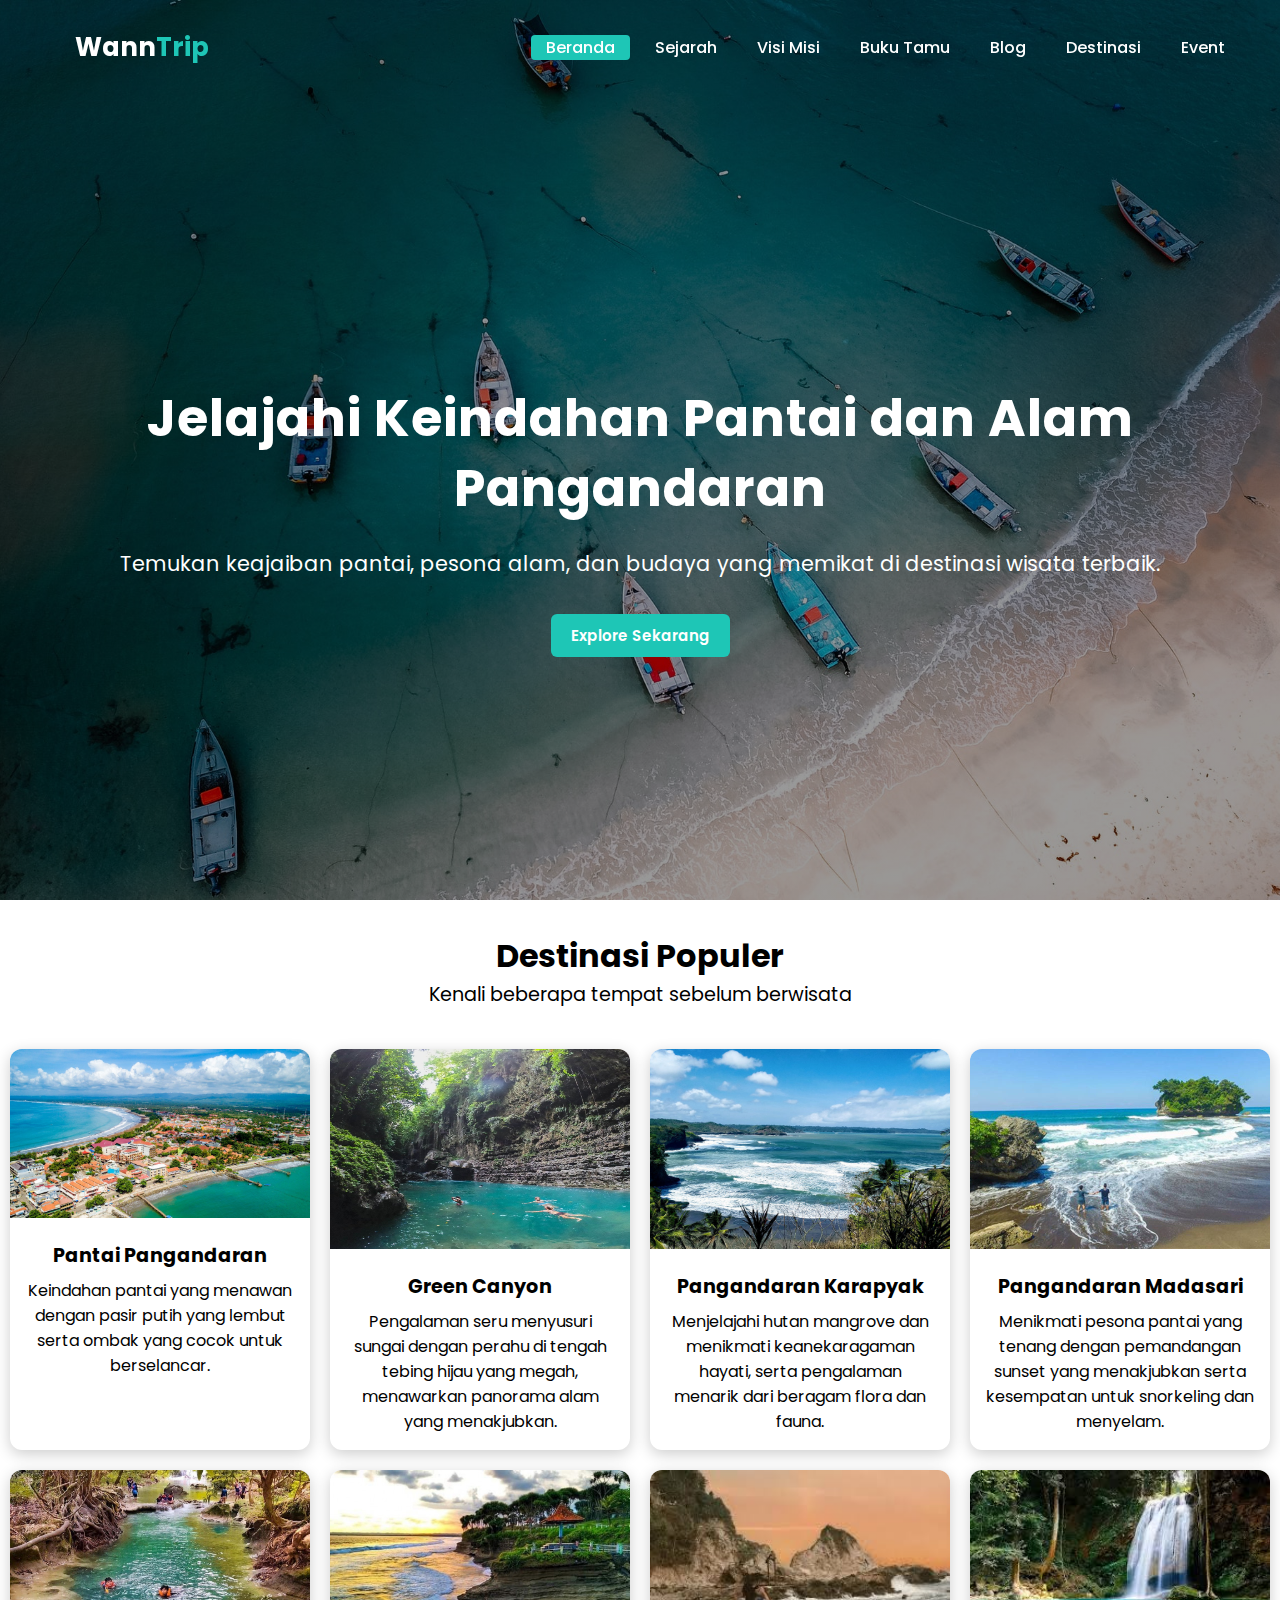
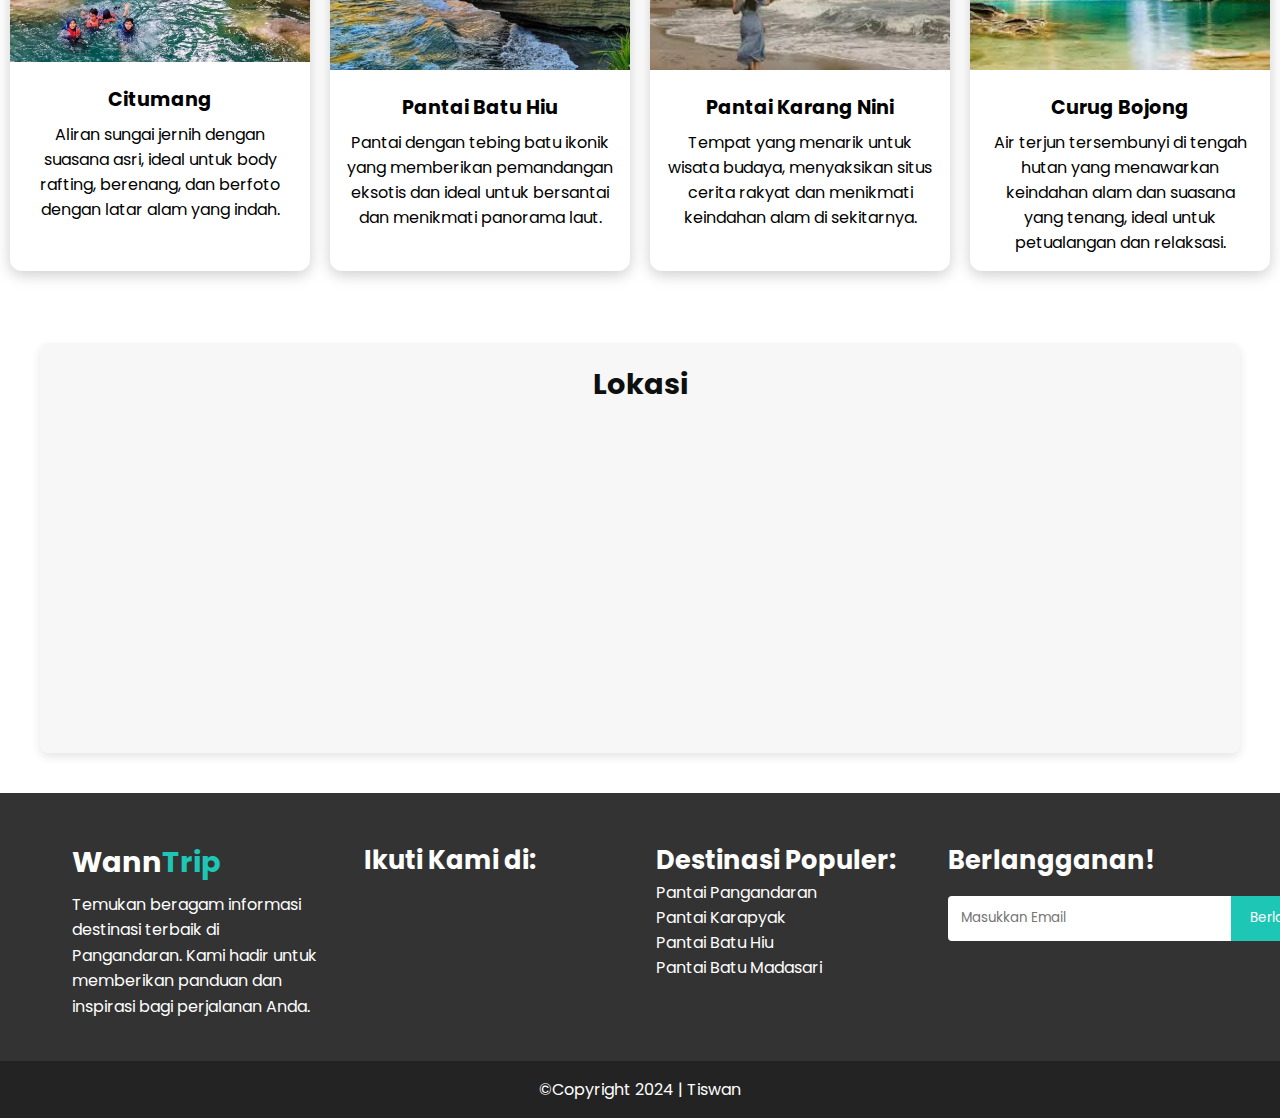
<file: index.html>
<!DOCTYPE html>
<html lang="en">
  <head>
    <meta charset="UTF-8" />
    <meta name="viewport" content="width=device-width, initial-scale=1.0" />
    <title>WannTrip - Beranda</title>
    <link rel="stylesheet" href="css/style.css" />

    <!-- Font -->
    <link rel="preconnect" href="https://fonts.googleapis.com" />
    <link rel="preconnect" href="https://fonts.gstatic.com" crossorigin />
    <link
      href="https://fonts.googleapis.com/css2?family=Poppins:ital,wght@0,100;0,200;0,300;0,400;0,500;0,600;0,700;0,800;0,900;1,100;1,200;1,300;1,400;1,500;1,600;1,700;1,800;1,900&display=swap"
      rel="stylesheet"
    />
    <!-- Font -->

    <!-- Icon -->
    <link
      rel="stylesheet"
      href="https://cdnjs.cloudflare.com/ajax/libs/font-awesome/5.15.3/css/all.min.css"
      integrity="sha512-iBBXm8fW90+nuLcSKlbmrPcLa0OT92xO1BIsZ+ywDWZCvqsWgccV3gFoRBv0z+8dLJgyAHIhR35VZc2oM/gI1w=="
      crossorigin="anonymous"
      referrerpolicy="no-referrer"
    />
  </head>
  <body>
    <!-- Navbar -->
    <nav class="nav-tiswan">
      <div class="container-tiswan">
        <div class="nav-logo-tiswan">
          <h2>
            <a href="#">Wann<span>Trip</span></a>
          </h2>
        </div>
        <button
          type="button"
          id="nav-show-btn-tiswan"
          class="nav-icon-show-tiswan"
        >
          <i class="fas fa-bars"></i>
        </button>
        <div class="nav-list-tiswan">
          <ul id="under-list-tiswan">
            <button type="button" id="nav-close-btn-tiswan">
              <i class="fas fa-times"></i>
            </button>

            <li class="active">
              <a class="nav-link-tiswan" href="">Beranda</a>
            </li>
            <li>
              <a class="nav-link-tiswan" href="sejarah.html">Sejarah</a>
            </li>
            <li>
              <a class="nav-link-tiswan" href="visi-misi.html">Visi Misi</a>
            </li>
            <li>
              <a class="nav-link-tiswan" href="buku-tamu.html">Buku Tamu</a>
            </li>
            <li>
              <a class="nav-link-tiswan" href="blog.html">Blog</a>
            </li>
            <li>
              <a class="nav-link-tiswan" href="destinasi.html">Destinasi</a>
            </li>

            <li>
              <a class="nav-link-tiswan" href="event.html">Event</a>
            </li>
          </ul>
        </div>
      </div>
    </nav>
    <!-- Navbar -->

    <!-- Header -->

    <header id="header-beranda-tiswan">
      <div class="container-tiswan">
        <h1>Jelajahi Keindahan Pantai dan Alam Pangandaran</h1>
        <p>
          Temukan keajaiban pantai, pesona alam, dan budaya yang memikat di
          destinasi wisata terbaik.
        </p>
        <button class="btn-header-tiswan">
          <a href="destinasi.html">Explore Sekarang</a>
        </button>
      </div>
    </header>

    <!-- Akhir Header -->

    <!-- Destinasi Populer -->

    <section id="destinasi-populer-tiswan">
      <h2 style="font-size: 32px">Destinasi Populer</h2>
      <p style="font-size: 1.2rem; margin-bottom: 20px">
        Kenali beberapa tempat sebelum berwisata
      </p>
      <div class="destinasi-container-tiswan">
        <div class="destinasi-item-tiswan">
          <img src="img/populer1.jpg" alt="Destinasi 1" />
          <h3>Pantai Pangandaran</h3>
          <p>
            Keindahan pantai yang menawan dengan pasir putih yang lembut serta
            ombak yang cocok untuk berselancar.
          </p>
        </div>
        <div class="destinasi-item-tiswan">
          <img src="img/populer2.jpg" alt="Destinasi 2" />
          <h3>Green Canyon</h3>
          <p>
            Pengalaman seru menyusuri sungai dengan perahu di tengah tebing
            hijau yang megah, menawarkan panorama alam yang menakjubkan.
          </p>
        </div>
        <div class="destinasi-item-tiswan">
          <img src="img/populer3.jpg" alt="Destinasi 3" />
          <h3>Pangandaran Karapyak</h3>
          <p>
            Menjelajahi hutan mangrove dan menikmati keanekaragaman hayati,
            serta pengalaman menarik dari beragam flora dan fauna.
          </p>
        </div>
        <div class="destinasi-item-tiswan">
          <img src="img/populer4.jpg" alt="Destinasi 4" />
          <h3>Pangandaran Madasari</h3>
          <p>
            Menikmati pesona pantai yang tenang dengan pemandangan sunset yang
            menakjubkan serta kesempatan untuk snorkeling dan menyelam.
          </p>
        </div>

        <div class="destinasi-item-tiswan">
          <img src="img/populer5.jpg" alt="Destinasi 5" />
          <h3>Citumang</h3>
          <p>
            Aliran sungai jernih dengan suasana asri, ideal untuk body rafting,
            berenang, dan berfoto dengan latar alam yang indah.
          </p>
        </div>
        <div class="destinasi-item-tiswan">
          <img src="img/populer6.jpg" alt="Destinasi 6" />
          <h3>Pantai Batu Hiu</h3>
          <p>
            Pantai dengan tebing batu ikonik yang memberikan pemandangan eksotis
            dan ideal untuk bersantai dan menikmati panorama laut.
          </p>
        </div>
        <div class="destinasi-item-tiswan">
          <img src="img/populer7.jpg" alt="Destinasi 7" />
          <h3>Pantai Karang Nini</h3>
          <p>
            Tempat yang menarik untuk wisata budaya, menyaksikan situs cerita
            rakyat dan menikmati keindahan alam di sekitarnya.
          </p>
        </div>

        <div class="destinasi-item-tiswan">
          <img src="img/populer8.jpg" alt="Destinasi 8" />
          <h3>Curug Bojong</h3>
          <p>
            Air terjun tersembunyi di tengah hutan yang menawarkan keindahan
            alam dan suasana yang tenang, ideal untuk petualangan dan relaksasi.
          </p>
        </div>
      </div>
    </section>

    <!-- Destinasi Populer -->

    <!-- Lokasi -->
    <section id="lokasi-kontak-tiswan" class="container-tiswan">
      <h2>Lokasi</h2>
      <iframe
        src="https://www.google.com/maps/embed?pb=!1m18!1m12!1m3!1d63355.20935633983!2d108.65334759277578!3d-7.6694034999999995!2m3!1f0!2f0!3f0!3m2!1i1024!2i768!4f13.1!3m3!1m2!1s0x2e6592709aaf3a6d%3A0xef995e6ff8e1d0d!2sPangandaran%2C%20West%20Java%2C%20Indonesia!5e0!3m2!1sen!2sid!4v1618291234567!5m2!1sen!2sid"
        width="100%"
        height="300"
        style="border: 0"
        allowfullscreen=""
        loading="lazy"
      ></iframe>
    </section>
    <!-- Lokasi -->

    <!-- Footer -->
    <footer class="py-4-tiswan">
      <div class="container-tiswan footer-row-tiswan">
        <div class="footer-item-tiswan">
          <a href="index.html" class="site-brand-tiswan">
            Wann<span>Trip</span>
          </a>
          <p class="text-tiswan">
            Temukan beragam informasi destinasi terbaik di Pangandaran. Kami
            hadir untuk memberikan panduan dan inspirasi bagi perjalanan Anda.
          </p>
        </div>

        <div class="footer-item-tiswan" id="social-media-tiswan">
          <h2>Ikuti Kami di:</h2>
          <ul class="social-links-tiswan">
            <li>
              <a href="#">
                <i class="fab fa-facebook-f"></i>
              </a>
            </li>
            <li>
              <a href="#">
                <i class="fab fa-instagram"></i>
              </a>
            </li>
            <li>
              <a href="#">
                <i class="fab fa-twitter"></i>
              </a>
            </li>
            <li>
              <a href="#">
                <i class="fab fa-pinterest"></i>
              </a>
            </li>
            <li>
              <a href="#">
                <i class="fab fa-google-plus"></i>
              </a>
            </li>
          </ul>
        </div>

        <div class="footer-item-tiswan">
          <h2>Destinasi Populer:</h2>
          <ul>
            <li><a href="#">Pantai Pangandaran</a></li>
            <li><a href="#">Pantai Karapyak</a></li>
            <li><a href="#">Pantai Batu Hiu</a></li>
            <li><a href="#">Pantai Batu Madasari</a></li>
          </ul>
        </div>

        <div class="subscribe-form-tiswan footer-item-tiswan">
          <h2>Berlangganan!</h2>
          <form class="flex-tiswan">
            <input
              type="email"
              placeholder="Masukkan Email"
              class="form-control-tiswan"
            />
            <input type="submit" class="btn-tiswan" value="Berlangganan" />
          </form>
        </div>
      </div>
      <div class="copyright-tiswan">
        <p>&copyCopyright 2024 | Tiswan</p>
      </div>
    </footer>

    <!-- Footer -->

    <script src="js/script.js"></script>
  </body>
</html>
</file>
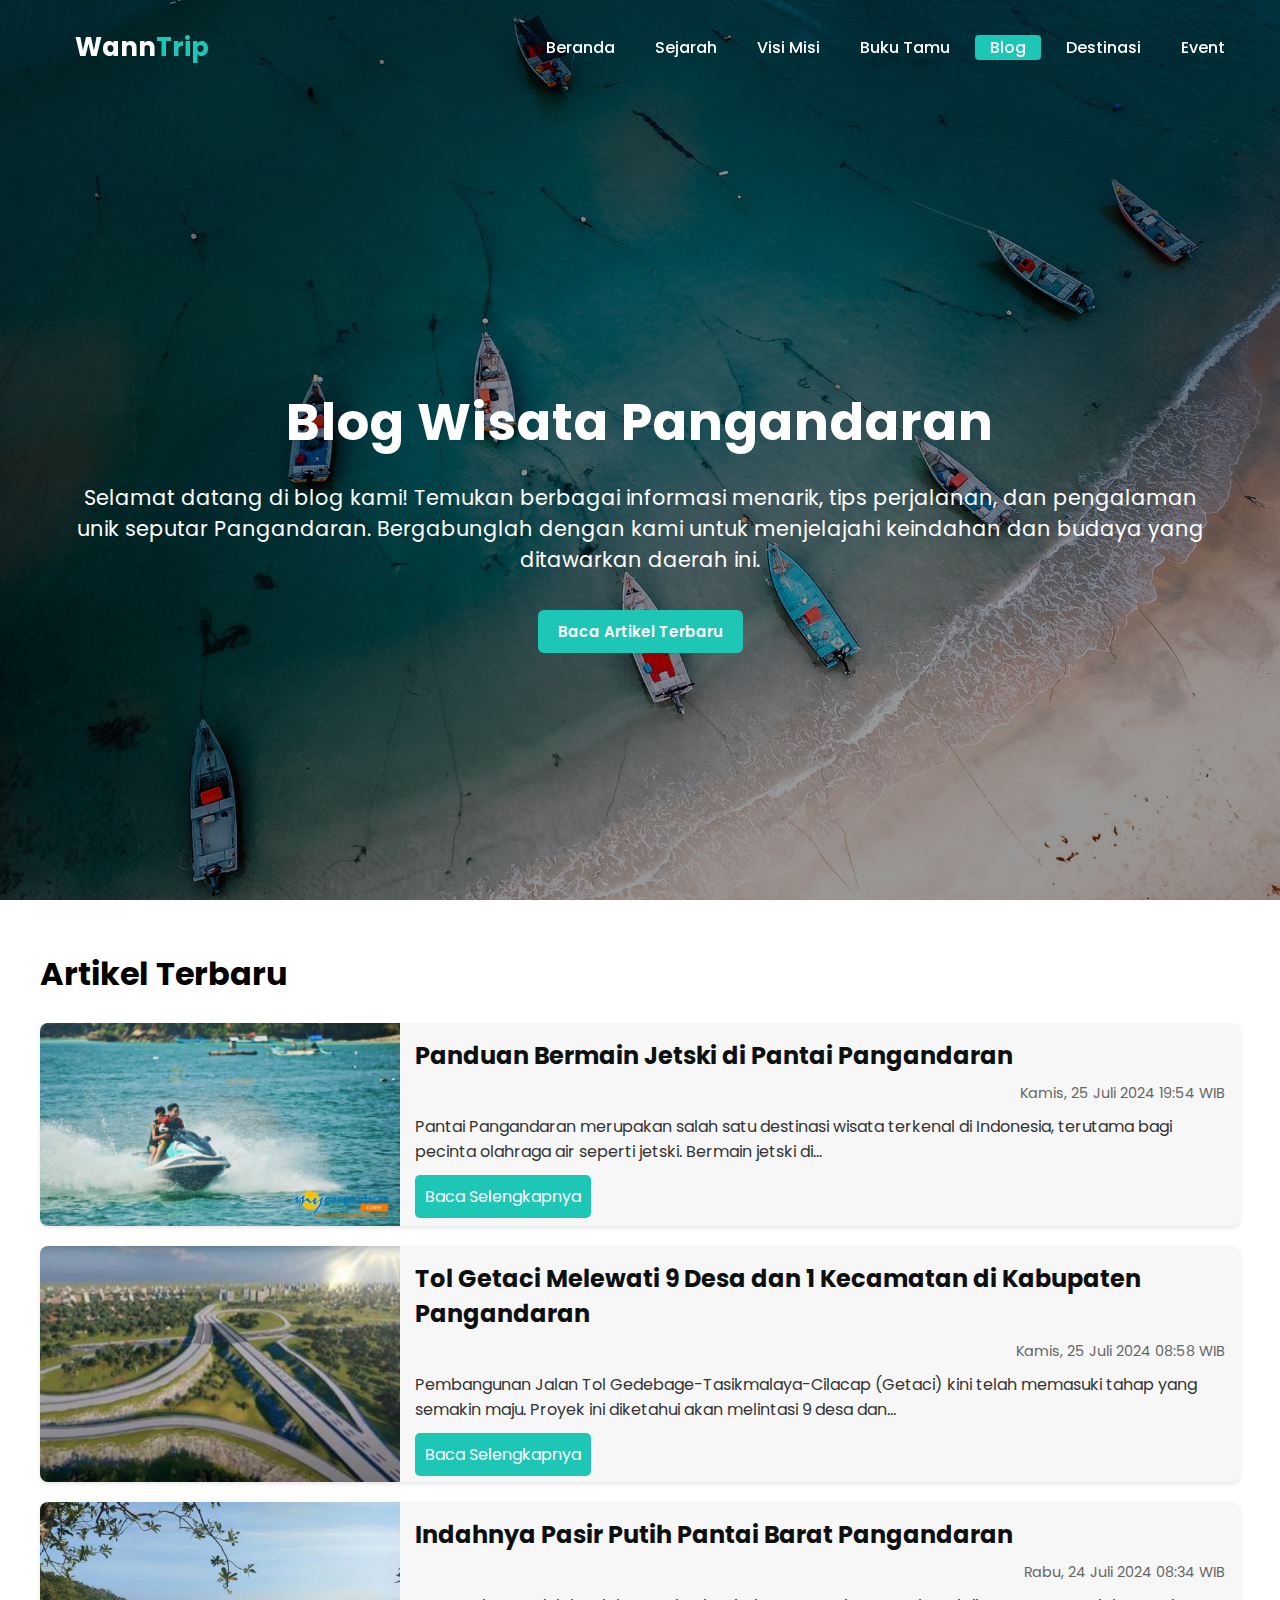
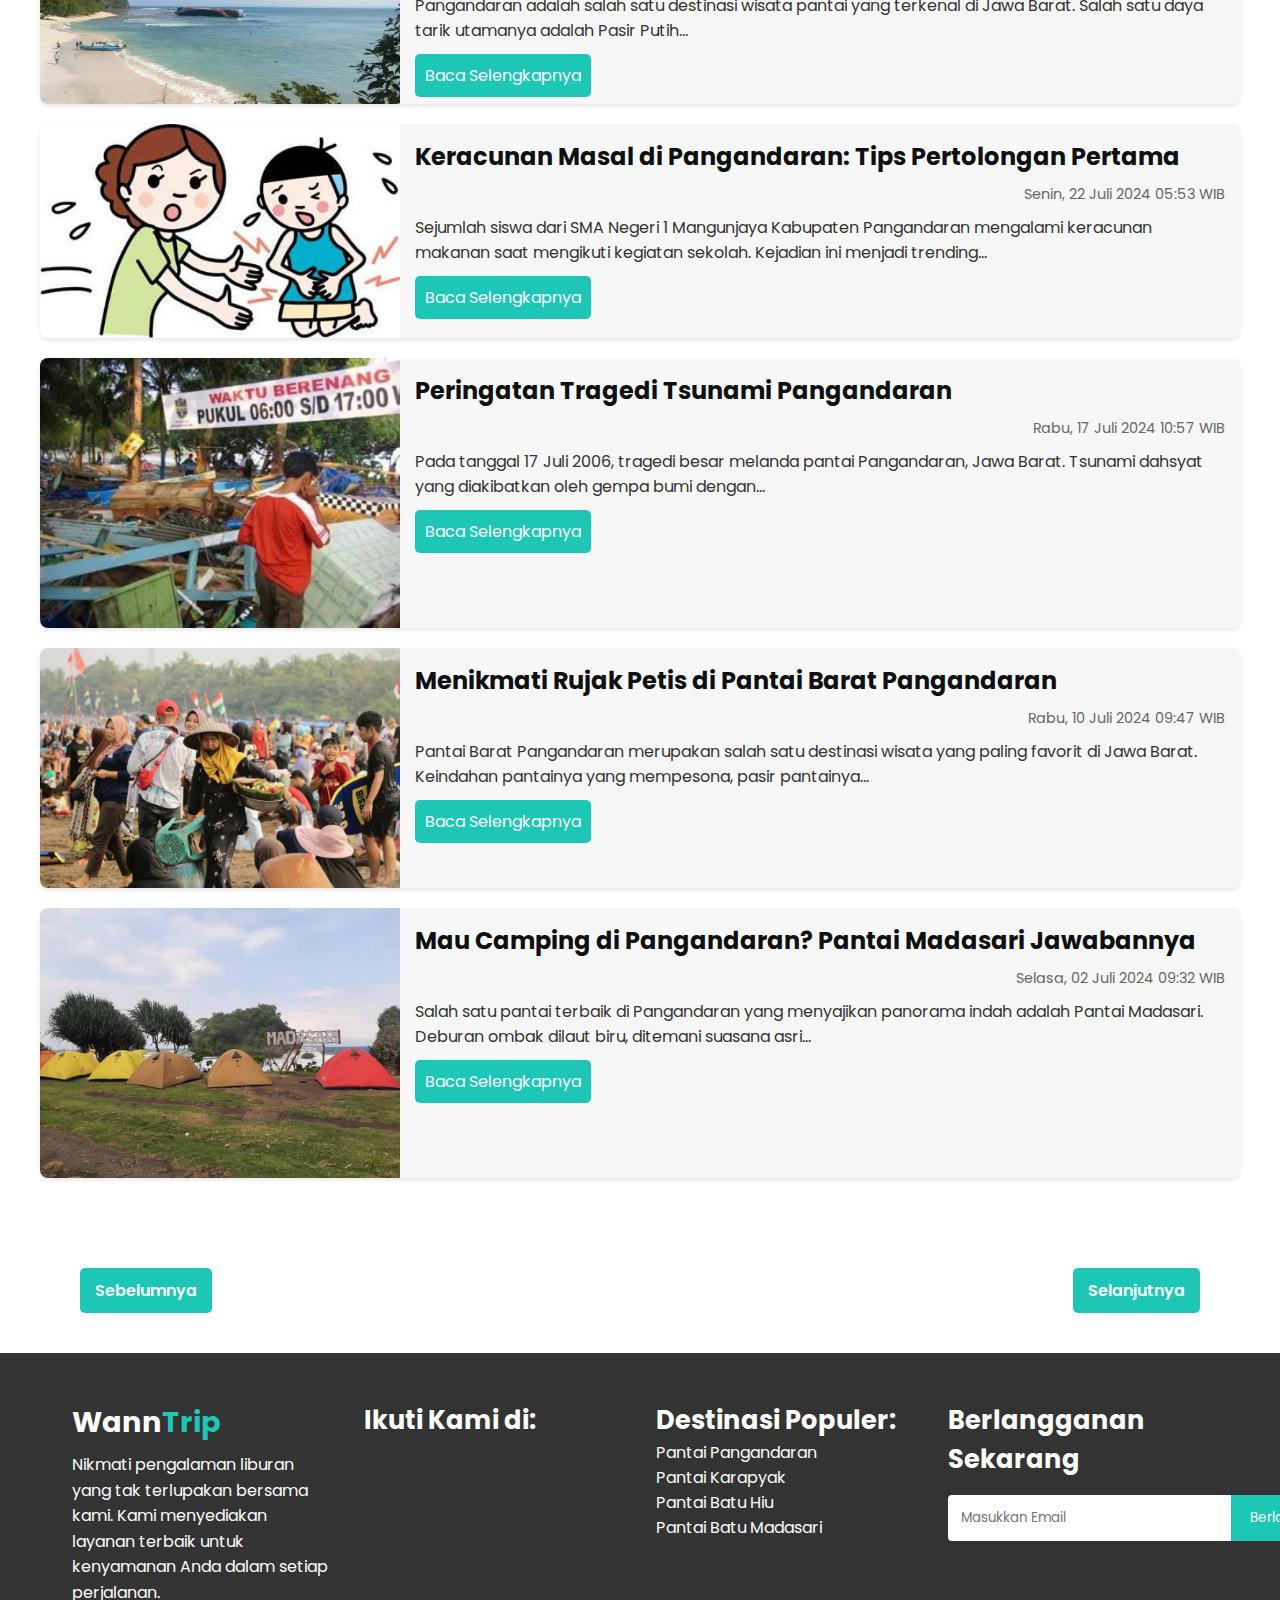
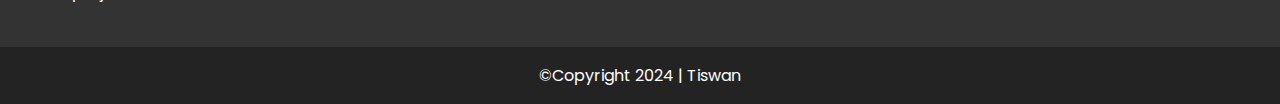
<file: blog.html>
<!DOCTYPE html>
<html lang="en">
  <head>
    <meta charset="UTF-8" />
    <meta name="viewport" content="width=device-width, initial-scale=1.0" />
    <title>WannTrip - Blog</title>
    <link rel="stylesheet" href="css/style.css" />

    <!-- Font -->
    <link rel="preconnect" href="https://fonts.googleapis.com" />
    <link rel="preconnect" href="https://fonts.gstatic.com" crossorigin />
    <link
      href="https://fonts.googleapis.com/css2?family=Poppins:ital,wght@0,100;0,200;0,300;0,400;0,500;0,600;0,700;0,800;0,900;1,100;1,200;1,300;1,400;1,500;1,600;1,700;1,800;1,900&display=swap"
      rel="stylesheet"
    />
    <!-- Font -->

    <!-- Icon -->
    <link
      rel="stylesheet"
      href="https://cdnjs.cloudflare.com/ajax/libs/font-awesome/5.15.3/css/all.min.css"
      integrity="sha512-iBBXm8fW90+nuLcSKlbmrPcLa0OT92xO1BIsZ+ywDWZCvqsWgccV3gFoRBv0z+8dLJgyAHIhR35VZc2oM/gI1w=="
      crossorigin="anonymous"
      referrerpolicy="no-referrer"
    />
  </head>
  <body>
    <!-- Navbar -->
    <nav class="nav-tiswan">
      <div class="container-tiswan">
        <div class="nav-logo-tiswan">
          <h2>
            <a href="index.html">Wann<span>Trip</span></a>
          </h2>
        </div>
        <button
          type="button"
          id="nav-show-btn-tiswan"
          class="nav-icon-show-tiswan"
        >
          <i class="fas fa-bars"></i>
        </button>
        <div class="nav-list-tiswan">
          <ul id="under-list-tiswan">
            <button type="button" id="nav-close-btn-tiswan">
              <i class="fas fa-times"></i>
            </button>

            <li>
              <a class="nav-link-tiswan" href="index.html">Beranda</a>
            </li>
            <li>
              <a class="nav-link-tiswan" href="sejarah.html">Sejarah</a>
            </li>
            <li>
              <a class="nav-link-tiswan" href="visi-misi.html">Visi Misi</a>
            </li>
            <li>
              <a class="nav-link-tiswan" href="buku-tamu.html">Buku Tamu</a>
            </li>
            <li class="active">
              <a class="nav-link-tiswan" href="">Blog</a>
            </li>
            <li>
              <a class="nav-link-tiswan" href="destinasi.html">Destinasi</a>
            </li>

            <li>
              <a class="nav-link-tiswan" href="event.html">Event</a>
            </li>
          </ul>
        </div>
      </div>
    </nav>
    <!-- Navbar -->

    <!-- Header -->

    <header id="blog-tiswan">
      <div class="container-tiswan">
        <h1>Blog Wisata Pangandaran</h1>
        <p>
          Selamat datang di blog kami! Temukan berbagai informasi menarik, tips
          perjalanan, dan pengalaman unik seputar Pangandaran. Bergabunglah
          dengan kami untuk menjelajahi keindahan dan budaya yang ditawarkan
          daerah ini.
        </p>
        <button class="btn-header-tiswan">
          <a href="#artikel-terbaru-tiswan">Baca Artikel Terbaru</a>
        </button>
      </div>
    </header>

    <!-- Header -->

    <!-- Artikel Terbaru -->
    <section id="artikel-terbaru-tiswan" class="container-tiswan">
      <h2>Artikel Terbaru</h2>

      <div class="artikel-item-tiswan">
        <img
          src="img/blog-1.jpg"
          alt="Panduan Bermain Jetski"
          class="artikel-image-tiswan"
        />
        <div class="artikel-content-tiswan">
          <h3>Panduan Bermain Jetski di Pantai Pangandaran</h3>
          <span class="tanggal-tiswan">Kamis, 25 Juli 2024 19:54 WIB</span>
          <p>
            Pantai Pangandaran merupakan salah satu destinasi wisata terkenal di
            Indonesia, terutama bagi pecinta olahraga air seperti jetski.
            Bermain jetski di...
          </p>
          <a href="#" class="btn-read-more-tiswan">Baca Selengkapnya</a>
        </div>
      </div>

      <div class="artikel-item-tiswan">
        <img
          src="img/blog-2.jpg"
          alt="Tol Getaci"
          class="artikel-image-tiswan"
        />
        <div class="artikel-content-tiswan">
          <h3>
            Tol Getaci Melewati 9 Desa dan 1 Kecamatan di Kabupaten Pangandaran
          </h3>
          <span class="tanggal-tiswan">Kamis, 25 Juli 2024 08:58 WIB</span>
          <p>
            Pembangunan Jalan Tol Gedebage-Tasikmalaya-Cilacap (Getaci) kini
            telah memasuki tahap yang semakin maju. Proyek ini diketahui akan
            melintasi 9 desa dan...
          </p>
          <a href="#" class="btn-read-more-tiswan">Baca Selengkapnya</a>
        </div>
      </div>

      <div class="artikel-item-tiswan">
        <img
          src="img/blog-3.jpg"
          alt="Pasir Putih Pantai Barat"
          class="artikel-image-tiswan"
        />
        <div class="artikel-content-tiswan">
          <h3>Indahnya Pasir Putih Pantai Barat Pangandaran</h3>
          <span class="tanggal-tiswan">Rabu, 24 Juli 2024 08:34 WIB</span>
          <p>
            Pangandaran adalah salah satu destinasi wisata pantai yang terkenal
            di Jawa Barat. Salah satu daya tarik utamanya adalah Pasir Putih...
          </p>
          <a href="#" class="btn-read-more-tiswan">Baca Selengkapnya</a>
        </div>
      </div>

      <div class="artikel-item-tiswan">
        <img
          src="img/blog-4.jpg"
          alt="Keracunan Masal"
          class="artikel-image-tiswan"
        />
        <div class="artikel-content-tiswan">
          <h3>Keracunan Masal di Pangandaran: Tips Pertolongan Pertama</h3>
          <span class="tanggal-tiswan">Senin, 22 Juli 2024 05:53 WIB</span>
          <p>
            Sejumlah siswa dari SMA Negeri 1 Mangunjaya Kabupaten Pangandaran
            mengalami keracunan makanan saat mengikuti kegiatan sekolah.
            Kejadian ini menjadi trending...
          </p>
          <a href="#" class="btn-read-more-tiswan">Baca Selengkapnya</a>
        </div>
      </div>

      <div class="artikel-item-tiswan">
        <img
          src="img/blog-5.jpg"
          alt="Peringatan Tragedi Tsunami"
          class="artikel-image-tiswan"
        />
        <div class="artikel-content-tiswan">
          <h3>Peringatan Tragedi Tsunami Pangandaran</h3>
          <span class="tanggal-tiswan">Rabu, 17 Juli 2024 10:57 WIB</span>
          <p>
            Pada tanggal 17 Juli 2006, tragedi besar melanda pantai Pangandaran,
            Jawa Barat. Tsunami dahsyat yang diakibatkan oleh gempa bumi
            dengan...
          </p>
          <a href="#" class="btn-read-more-tiswan">Baca Selengkapnya</a>
        </div>
      </div>

      <div class="artikel-item-tiswan">
        <img
          src="img/blog-6.jpg"
          alt="Menikmati Rujak Petis"
          class="artikel-image-tiswan"
        />
        <div class="artikel-content-tiswan">
          <h3>Menikmati Rujak Petis di Pantai Barat Pangandaran</h3>
          <span class="tanggal-tiswan">Rabu, 10 Juli 2024 09:47 WIB</span>
          <p>
            Pantai Barat Pangandaran merupakan salah satu destinasi wisata yang
            paling favorit di Jawa Barat. Keindahan pantainya yang mempesona,
            pasir pantainya...
          </p>
          <a href="#" class="btn-read-more-tiswan">Baca Selengkapnya</a>
        </div>
      </div>

      <div class="artikel-item-tiswan">
        <img
          src="img/blog-7.jpg"
          alt="Mau Camping di Pangandaran?"
          class="artikel-image-tiswan"
        />
        <div class="artikel-content-tiswan">
          <h3>Mau Camping di Pangandaran? Pantai Madasari Jawabannya</h3>
          <span class="tanggal-tiswan">Selasa, 02 Juli 2024 09:32 WIB</span>
          <p>
            Salah satu pantai terbaik di Pangandaran yang menyajikan panorama
            indah adalah Pantai Madasari. Deburan ombak dilaut biru, ditemani
            suasana asri...
          </p>
          <a href="#" class="btn-read-more-tiswan">Baca Selengkapnya</a>
        </div>
      </div>
    </section>

    <div class="pagination-tiswan">
      <a href="" class="prev-tiswan"
        ><i class="fas fa-chevron-left"></i> Sebelumnya</a
      >
      <a href="" class="next-tiswan"
        >Selanjutnya <i class="fas fa-chevron-right"></i
      ></a>
    </div>

    <!-- Artiker Terbaru -->

    <!-- Footer -->
    <footer class="py-4-tiswan">
      <div class="container-tiswan footer-row-tiswan">
        <div class="footer-item-tiswan">
          <a href="index.html" class="site-brand-tiswan">
            Wann<span>Trip</span>
          </a>
          <p class="text-tiswan">
            Nikmati pengalaman liburan yang tak terlupakan bersama kami. Kami
            menyediakan layanan terbaik untuk kenyamanan Anda dalam setiap
            perjalanan.
          </p>
        </div>

        <div class="footer-item-tiswan" id="social-media-tiswan">
          <h2>Ikuti Kami di:</h2>
          <ul class="social-links-tiswan">
            <li>
              <a href="#">
                <i class="fab fa-facebook-f"></i>
              </a>
            </li>
            <li>
              <a href="#">
                <i class="fab fa-instagram"></i>
              </a>
            </li>
            <li>
              <a href="#">
                <i class="fab fa-twitter"></i>
              </a>
            </li>
            <li>
              <a href="#">
                <i class="fab fa-pinterest"></i>
              </a>
            </li>
            <li>
              <a href="#">
                <i class="fab fa-google-plus"></i>
              </a>
            </li>
          </ul>
        </div>

        <div class="footer-item-tiswan">
          <h2>Destinasi Populer:</h2>
          <ul>
            <li><a href="#">Pantai Pangandaran</a></li>
            <li><a href="#">Pantai Karapyak</a></li>
            <li><a href="#">Pantai Batu Hiu</a></li>
            <li><a href="#">Pantai Batu Madasari</a></li>
          </ul>
        </div>

        <div class="subscribe-form-tiswan footer-item-tiswan">
          <h2>Berlangganan Sekarang</h2>
          <form class="flex-tiswan">
            <input
              type="email"
              placeholder="Masukkan Email"
              class="form-control-tiswan"
            />
            <input type="submit" class="btn-tiswan" value="Berlangganan" />
          </form>
        </div>
      </div>
      <div class="copyright-tiswan">
        <p>&copyCopyright 2024 | Tiswan</p>
      </div>
    </footer>

    <!-- Footer -->

    <script src="js/script.js"></script>
  </body>
</html>
</file>
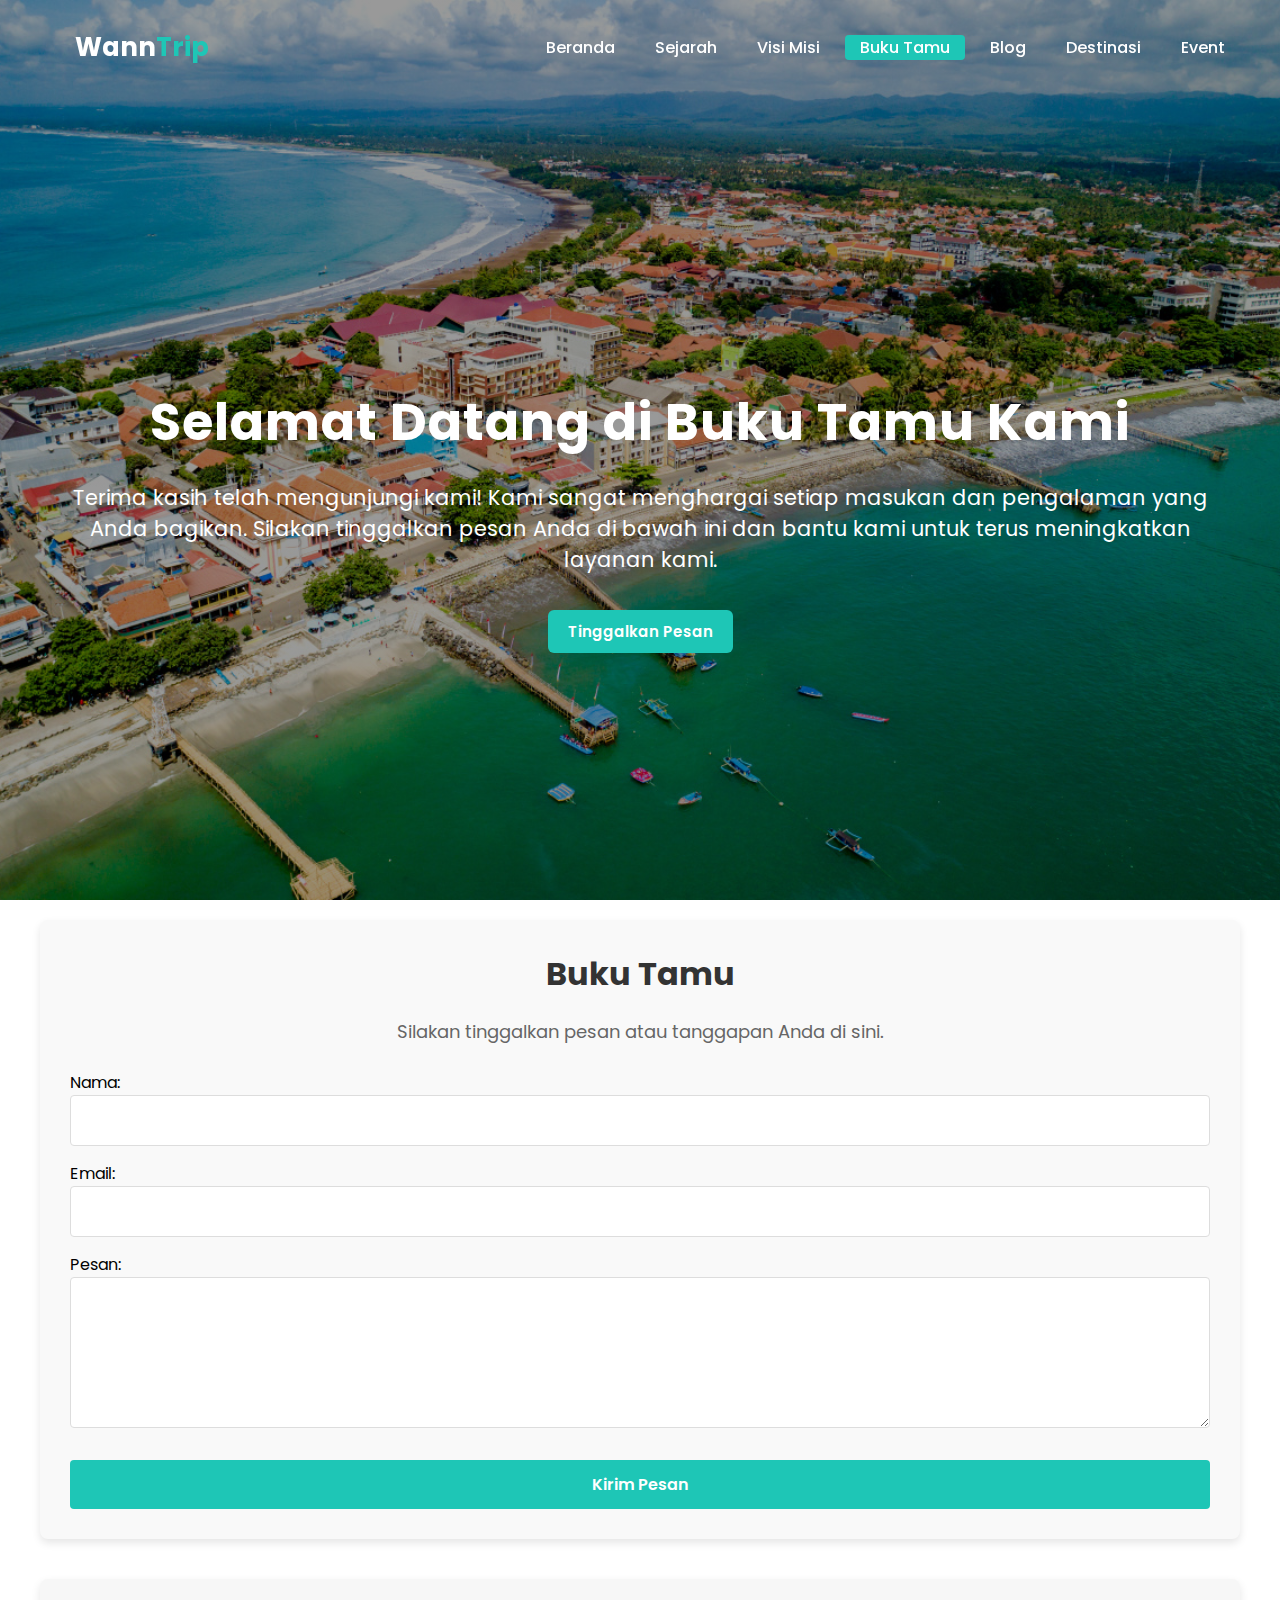
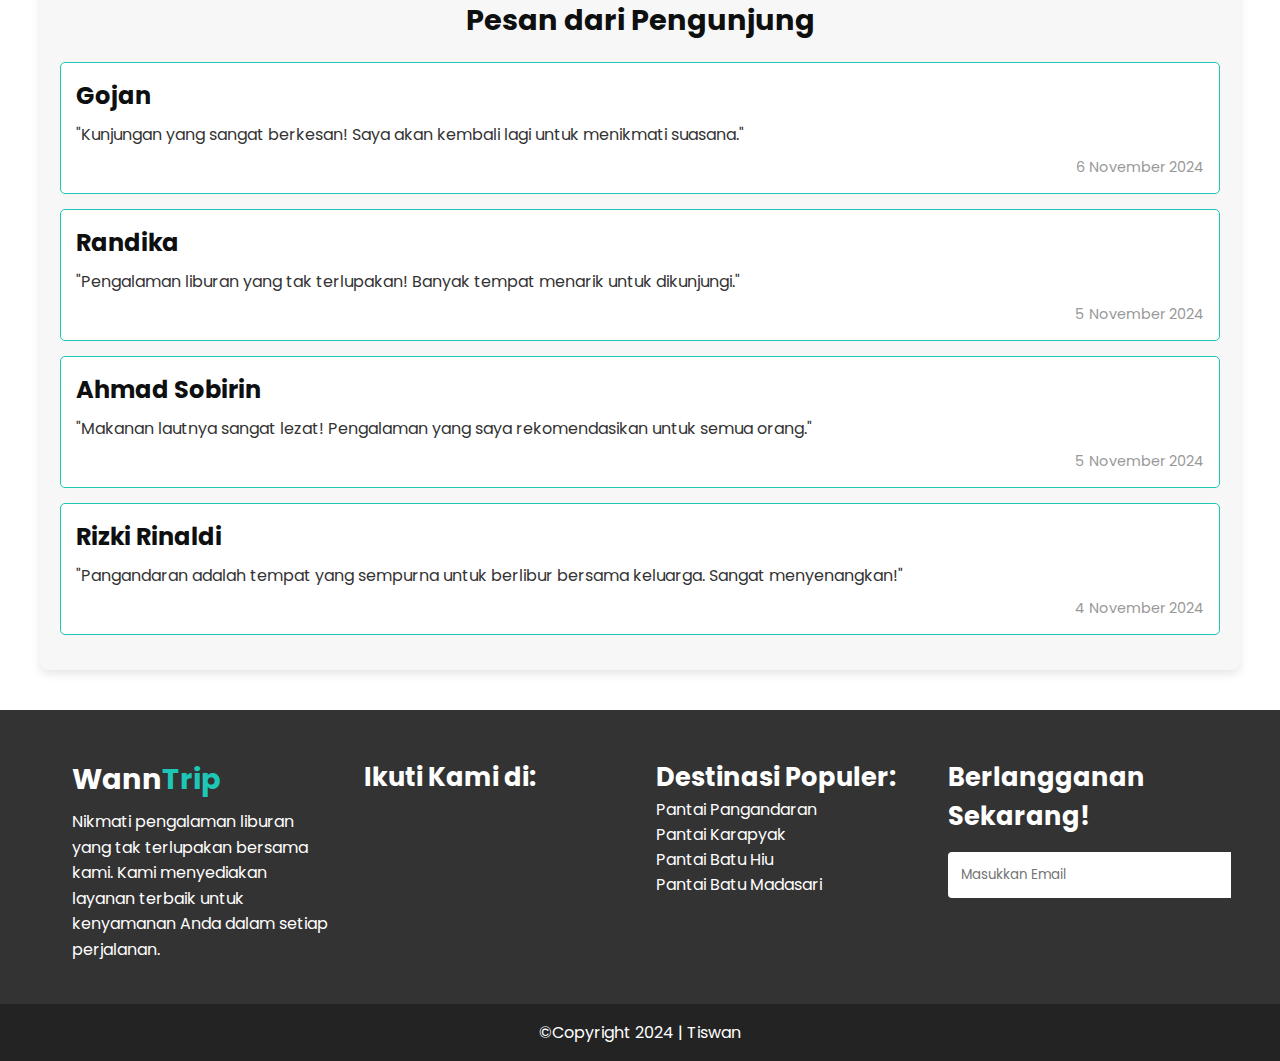
<file: buku-tamu.html>
<!DOCTYPE html>
<html lang="en">
  <head>
    <meta charset="UTF-8" />
    <meta name="viewport" content="width=device-width, initial-scale=1.0" />
    <title>WannTrip - Buku Tamu</title>
    <link rel="stylesheet" href="css/style.css" />

    <!-- Font -->
    <link rel="preconnect" href="https://fonts.googleapis.com" />
    <link rel="preconnect" href="https://fonts.gstatic.com" crossorigin />
    <link
      href="https://fonts.googleapis.com/css2?family=Poppins:ital,wght@0,100;0,200;0,300;0,400;0,500;0,600;0,700;0,800;0,900;1,100;1,200;1,300;1,400;1,500;1,600;1,700;1,800;1,900&display=swap"
      rel="stylesheet"
    />
    <!-- Font -->

    <!-- Icon -->
    <link
      rel="stylesheet"
      href="https://cdnjs.cloudflare.com/ajax/libs/font-awesome/5.15.3/css/all.min.css"
      integrity="sha512-iBBXm8fW90+nuLcSKlbmrPcLa0OT92xO1BIsZ+ywDWZCvqsWgccV3gFoRBv0z+8dLJgyAHIhR35VZc2oM/gI1w=="
      crossorigin="anonymous"
      referrerpolicy="no-referrer"
    />
  </head>
  <body>
    <!-- Navbar -->
    <nav class="nav-tiswan">
      <div class="container-tiswan">
        <div class="nav-logo-tiswan">
          <h2>
            <a href="index.html">Wann<span>Trip</span></a>
          </h2>
        </div>
        <button
          type="button"
          id="nav-show-btn-tiswan"
          class="nav-icon-show-tiswan"
        >
          <i class="fas fa-bars"></i>
        </button>
        <div class="nav-list-tiswan">
          <ul id="under-list-tiswan">
            <button type="button" id="nav-close-btn-tiswan">
              <i class="fas fa-times"></i>
            </button>

            <li>
              <a class="nav-link-tiswan" href="index.html">Beranda</a>
            </li>
            <li>
              <a class="nav-link-tiswan" href="sejarah.html">Sejarah</a>
            </li>
            <li>
              <a class="nav-link-tiswan" href="visi-misi.html">Visi Misi</a>
            </li>
            <li class="active">
              <a class="nav-link-tiswan" href="buku-tamu.html">Buku Tamu</a>
            </li>
            <li>
              <a class="nav-link-tiswan" href="blog.html">Blog</a>
            </li>
            <li>
              <a class="nav-link-tiswan" href="destinasi.html">Destinasi</a>
            </li>

            <li>
              <a class="nav-link-tiswan" href="event.html">Event</a>
            </li>
          </ul>
        </div>
      </div>
    </nav>
    <!-- Navbar -->

    <!-- Header -->

    <header id="bukutamu-tiswan">
      <div class="container-tiswan">
        <h1>Selamat Datang di Buku Tamu Kami</h1>
        <p>
          Terima kasih telah mengunjungi kami! Kami sangat menghargai setiap
          masukan dan pengalaman yang Anda bagikan. Silakan tinggalkan pesan
          Anda di bawah ini dan bantu kami untuk terus meningkatkan layanan
          kami.
        </p>
        <button class="btn-header-tiswan">
          <a href="#buku-tamu-form-tiswan">Tinggalkan Pesan</a>
        </button>
      </div>
    </header>

    <!-- Header -->

    <!-- Formulir Buku Tamu -->
    <section id="buku-tamu-form-tiswan" class="container-tiswan">
      <h2>Buku Tamu</h2>
      <p>Silakan tinggalkan pesan atau tanggapan Anda di sini.</p>
      <form action="#" method="post">
        <label for="nama">Nama:</label>
        <input type="text" id="nama" name="nama" required />

        <label for="email">Email:</label>
        <input type="email" id="email" name="email" required />

        <label for="pesan">Pesan:</label>
        <textarea id="pesan" name="pesan" rows="5" required></textarea>

        <button class="btn-tiswan">Kirim Pesan</button>
      </form>
    </section>
    <!-- Formulir Buku Tamu -->

    <!-- Daftar Pesan -->
    <section id="daftar-pesan-tamu-tiswan" class="container-tiswan">
      <h2>Pesan dari Pengunjung</h2>
      <div class="pesan-item-tiswan">
        <h3>Gojan</h3>
        <p>
          "Kunjungan yang sangat berkesan! Saya akan kembali lagi untuk
          menikmati suasana."
        </p>
        <span class="tanggal-tiswan">6 November 2024</span>
      </div>
      <div class="pesan-item-tiswan">
        <h3>Randika</h3>
        <p>
          "Pengalaman liburan yang tak terlupakan! Banyak tempat menarik untuk
          dikunjungi."
        </p>
        <span class="tanggal-tiswan">5 November 2024</span>
      </div>
      <div class="pesan-item-tiswan">
        <h3>Ahmad Sobirin</h3>
        <p>
          "Makanan lautnya sangat lezat! Pengalaman yang saya rekomendasikan
          untuk semua orang."
        </p>
        <span class="tanggal-tiswan">5 November 2024</span>
      </div>
      <div class="pesan-item-tiswan">
        <h3>Rizki Rinaldi</h3>
        <p>
          "Pangandaran adalah tempat yang sempurna untuk berlibur bersama
          keluarga. Sangat menyenangkan!"
        </p>
        <span class="tanggal-tiswan">4 November 2024</span>
      </div>
    </section>

    <!-- Daftar Pesan -->

    <!-- Footer -->
    <footer class="py-4-tiswan">
      <div class="container-tiswan footer-row-tiswan">
        <div class="footer-item-tiswan">
          <a href="index.html" class="site-brand-tiswan">
            Wann<span>Trip</span>
          </a>
          <p class="text-tiswan">
            Nikmati pengalaman liburan yang tak terlupakan bersama kami. Kami
            menyediakan layanan terbaik untuk kenyamanan Anda dalam setiap
            perjalanan.
          </p>
        </div>

        <div class="footer-item-tiswan" id="social-media-tiswan">
          <h2>Ikuti Kami di:</h2>
          <ul class="social-links-tiswan">
            <li>
              <a href="#">
                <i class="fab fa-facebook-f"></i>
              </a>
            </li>
            <li>
              <a href="#">
                <i class="fab fa-instagram"></i>
              </a>
            </li>
            <li>
              <a href="#">
                <i class="fab fa-twitter"></i>
              </a>
            </li>
            <li>
              <a href="#">
                <i class="fab fa-pinterest"></i>
              </a>
            </li>
            <li>
              <a href="#">
                <i class="fab fa-google-plus"></i>
              </a>
            </li>
          </ul>
        </div>

        <div class="footer-item-tiswan">
          <h2>Destinasi Populer:</h2>
          <ul>
            <li><a href="#">Pantai Pangandaran</a></li>
            <li><a href="#">Pantai Karapyak</a></li>
            <li><a href="#">Pantai Batu Hiu</a></li>
            <li><a href="#">Pantai Batu Madasari</a></li>
          </ul>
        </div>

        <div class="subscribe-form-tiswan footer-item-tiswan">
          <h2>Berlangganan Sekarang!</h2>
          <form class="flex-tiswan">
            <input
              type="email"
              placeholder="Masukkan Email"
              class="form-control-tiswan"
            />
          </form>
        </div>
      </div>
      <div class="copyright-tiswan">
        <p>&copyCopyright 2024 | Tiswan</p>
      </div>
    </footer>

    <!-- Footer -->

    <script src="js/script.js"></script>
  </body>
</html>
</file>
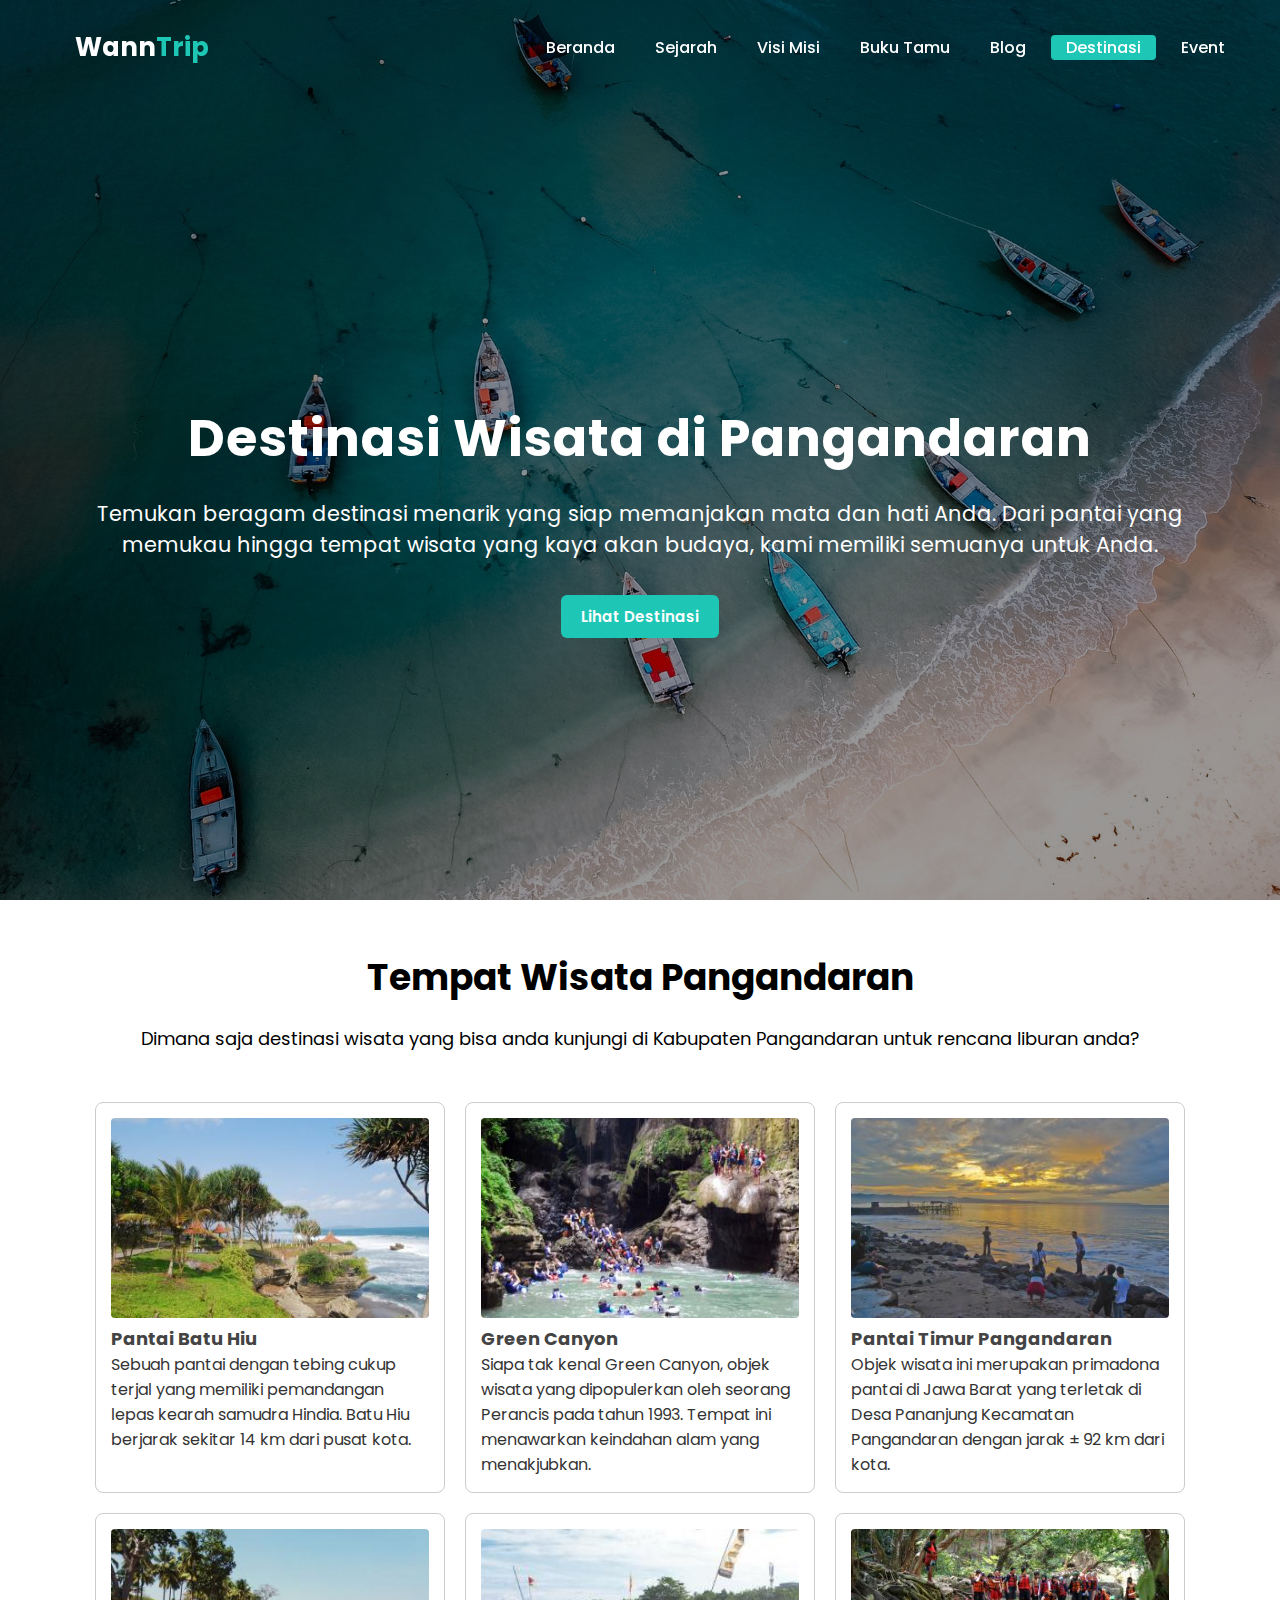
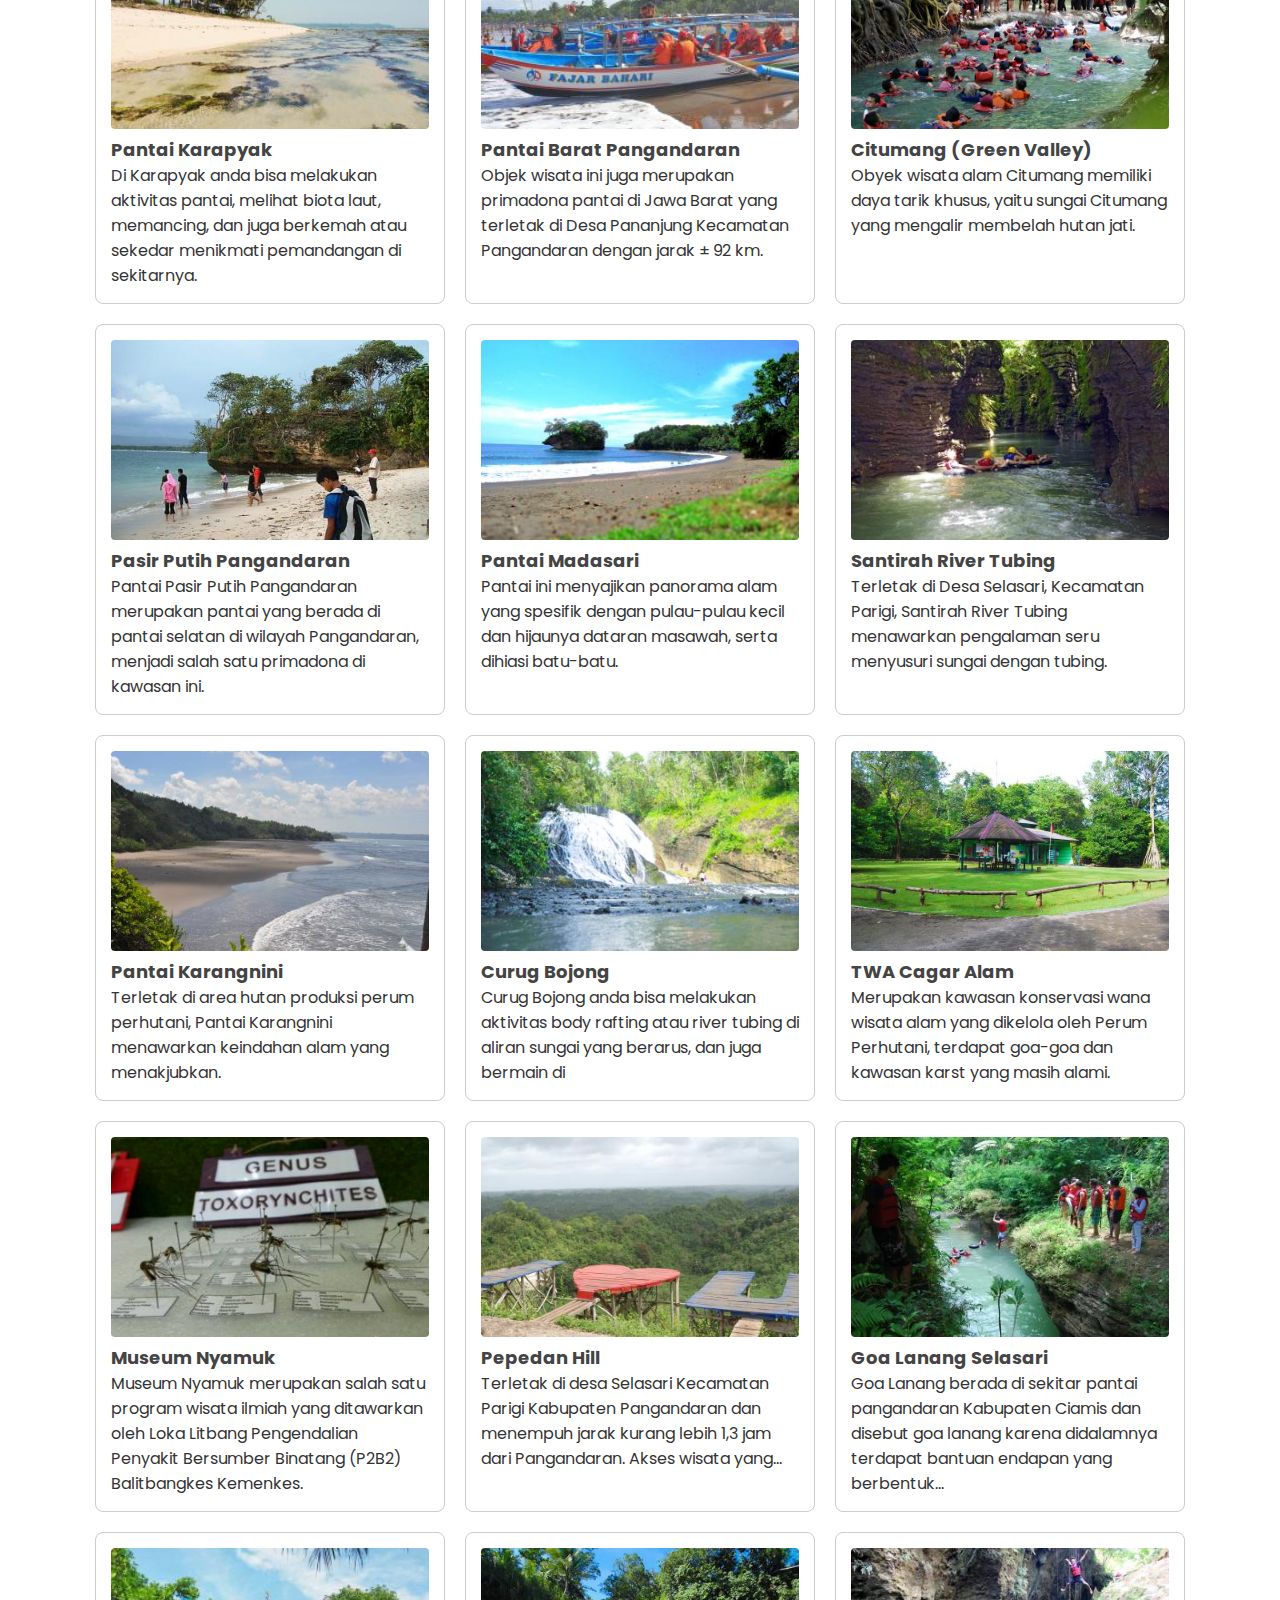
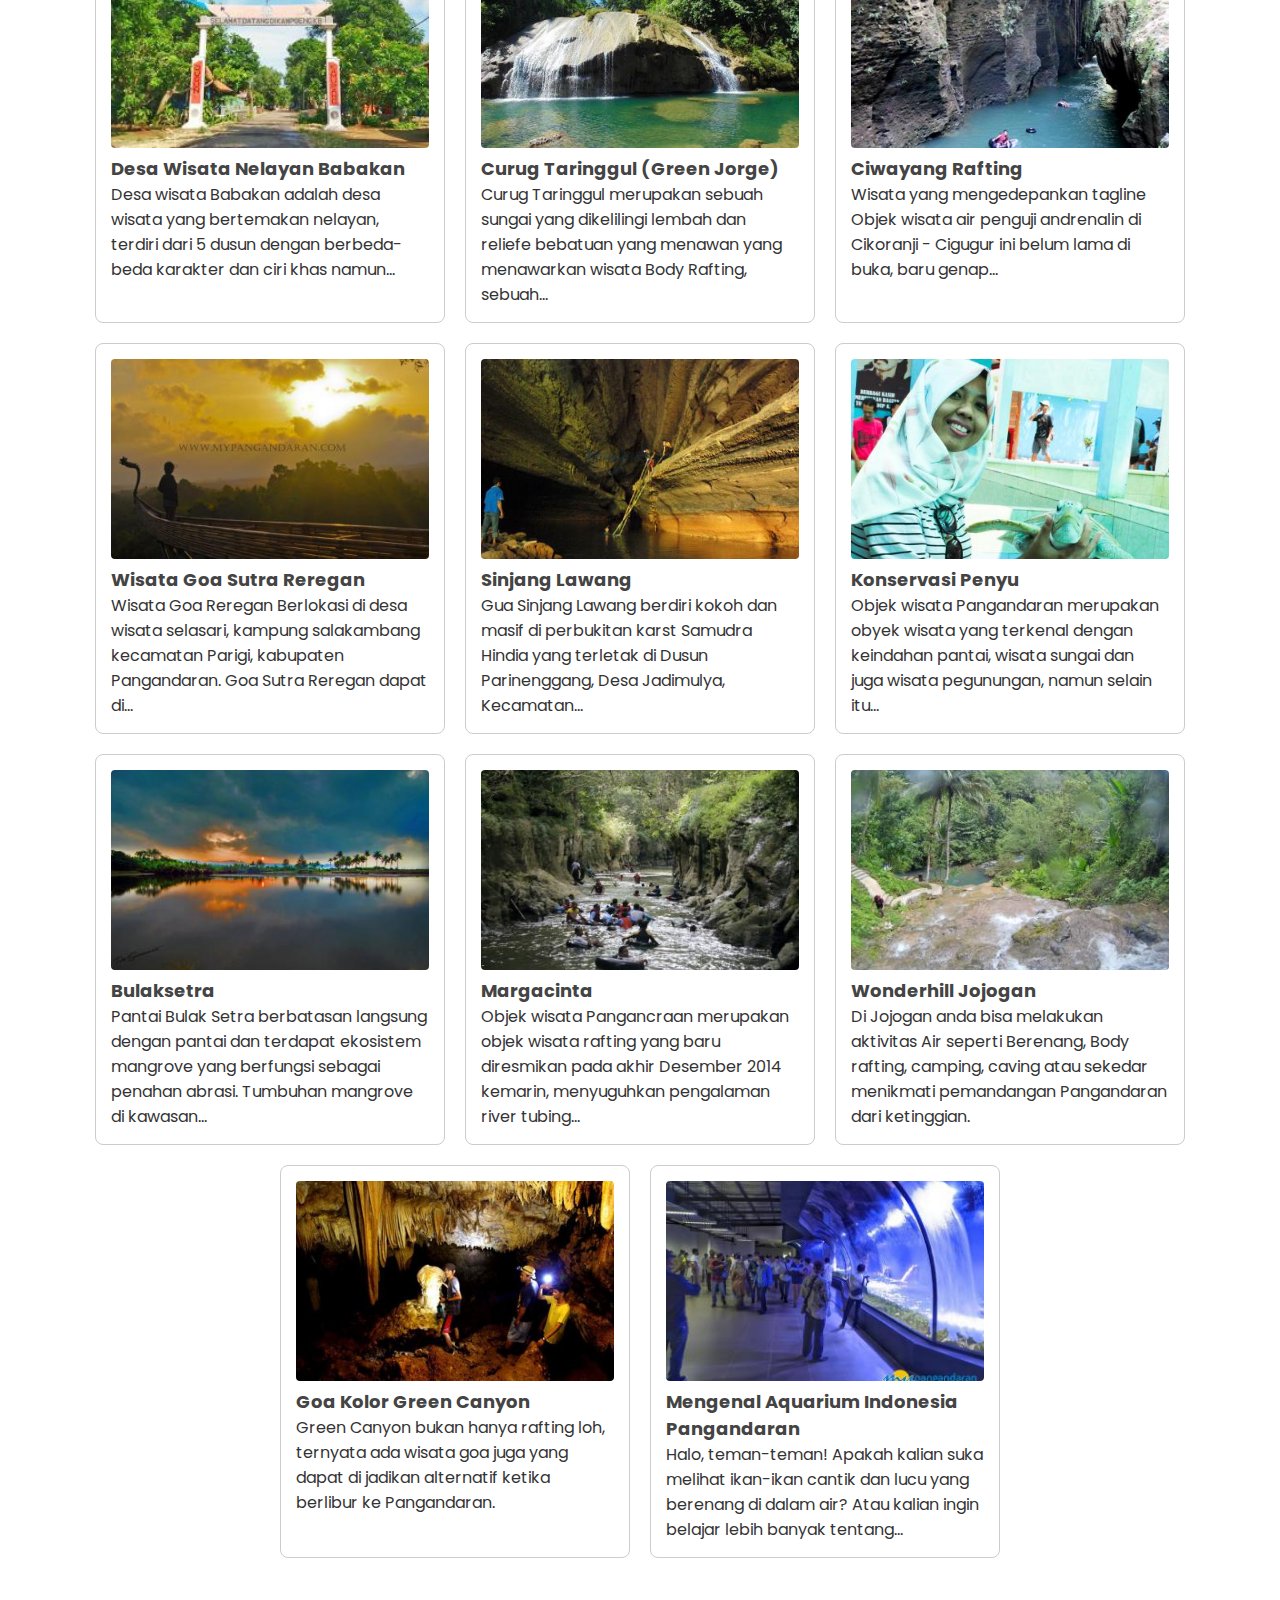
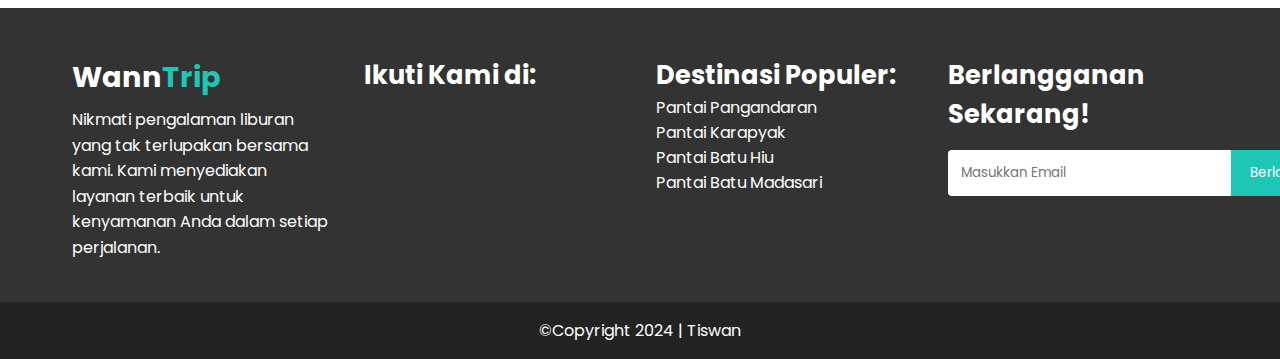
<file: destinasi.html>
<!DOCTYPE html>
<html lang="en">
  <head>
    <meta charset="UTF-8" />
    <meta name="viewport" content="width=device-width, initial-scale=1.0" />
    <title>WannTrip - Destinasi</title>
    <link rel="stylesheet" href="css/style.css" />

    <!-- Font -->
    <link rel="preconnect" href="https://fonts.googleapis.com" />
    <link rel="preconnect" href="https://fonts.gstatic.com" crossorigin />
    <link
      href="https://fonts.googleapis.com/css2?family=Poppins:ital,wght@0,100;0,200;0,300;0,400;0,500;0,600;0,700;0,800;0,900;1,100;1,200;1,300;1,400;1,500;1,600;1,700;1,800;1,900&display=swap"
      rel="stylesheet"
    />
    <!-- Font -->

    <!-- Icon -->
    <link
      rel="stylesheet"
      href="https://cdnjs.cloudflare.com/ajax/libs/font-awesome/5.15.3/css/all.min.css"
      integrity="sha512-iBBXm8fW90+nuLcSKlbmrPcLa0OT92xO1BIsZ+ywDWZCvqsWgccV3gFoRBv0z+8dLJgyAHIhR35VZc2oM/gI1w=="
      crossorigin="anonymous"
      referrerpolicy="no-referrer"
    />
  </head>
  <body>
    <!-- Navbar -->
    <nav class="nav-tiswan">
      <div class="container-tiswan">
        <div class="nav-logo-tiswan">
          <h2><a href="index.html">Wann<span>Trip</span></a></h2>
        </div>
        <button
          type="button"
          id="nav-show-btn-tiswan"
          class="nav-icon-show-tiswan"
        >
          <i class="fas fa-bars"></i>
        </button>
        <div class="nav-list-tiswan">
          <ul id="under-list-tiswan">
            <button type="button" id="nav-close-btn-tiswan">
              <i class="fas fa-times"></i>
            </button>

            <li>
              <a class="nav-link-tiswan" href="index.html">Beranda</a>
            </li>
            <li>
              <a class="nav-link-tiswan" href="sejarah.html">Sejarah</a>
            </li>
            <li>
              <a class="nav-link-tiswan" href="visi-misi.html">Visi Misi</a>
            </li>
            <li>
              <a class="nav-link-tiswan" href="buku-tamu.html">Buku Tamu</a>
            </li>
            <li>
              <a class="nav-link-tiswan" href="blog.html">Blog</a>
            </li>
            <li class="active">
              <a class="nav-link-tiswan" href="">Destinasi</a>
            </li>

            <li>
              <a class="nav-link-tiswan" href="event.html">Event</a>
            </li>
          </ul>
        </div>
      </div>
    </nav>
    <!-- Navbar -->

    <!-- Header -->

    <header id="destinasi-header-tiswan">
      <div class="container-tiswan">
        <h1>Destinasi Wisata di Pangandaran</h1>
        <p>
          Temukan beragam destinasi menarik yang siap memanjakan mata dan hati
          Anda. Dari pantai yang memukau hingga tempat wisata yang kaya akan
          budaya, kami memiliki semuanya untuk Anda.
        </p>
        <button class="btn-header-tiswan">
          <a href="#destinasi-page-tiswan">Lihat Destinasi</a>
        </button>
      </div>
    </header>

    <!-- Header -->

    <!-- Destinasi -->
    <section id="destinasi-page-tiswan">
      <h2>Tempat Wisata Pangandaran</h2>
      <p class="p">
        Dimana saja destinasi wisata yang bisa anda kunjungi di Kabupaten
        Pangandaran untuk rencana liburan anda?
      </p>
      <div class="container-tiswan">
        <div class="destinasi-page-item-tiswan">
          <img src="img/destinasi-1.jpg" alt="Pantai Batu Hiu" />
          <h3>Pantai Batu Hiu</h3>
          <p>
            Sebuah pantai dengan tebing cukup terjal yang memiliki pemandangan
            lepas kearah samudra Hindia. Batu Hiu berjarak sekitar 14 km dari
            pusat kota.
          </p>
        </div>

        <div class="destinasi-page-item-tiswan">
          <img src="img/destinasi-2.jpg" alt="Green Canyon" />
          <h3>Green Canyon</h3>
          <p>
            Siapa tak kenal Green Canyon, objek wisata yang dipopulerkan oleh
            seorang Perancis pada tahun 1993. Tempat ini menawarkan keindahan
            alam yang menakjubkan.
          </p>
        </div>

        <div class="destinasi-page-item-tiswan">
          <img src="img/destinasi-3.jpg" alt="Pantai Timur Pangandaran" />
          <h3>Pantai Timur Pangandaran</h3>
          <p>
            Objek wisata ini merupakan primadona pantai di Jawa Barat yang
            terletak di Desa Pananjung Kecamatan Pangandaran dengan jarak ± 92
            km dari kota.
          </p>
        </div>

        <div class="destinasi-page-item-tiswan">
          <img src="img/destinasi-4.jpg" alt="Pantai Karapyak" />
          <h3>Pantai Karapyak</h3>
          <p>
            Di Karapyak anda bisa melakukan aktivitas pantai, melihat biota
            laut, memancing, dan juga berkemah atau sekedar menikmati
            pemandangan di sekitarnya.
          </p>
        </div>

        <div class="destinasi-page-item-tiswan">
          <img src="img/destinasi-5.jpg" alt="Pantai Barat Pangandaran" />
          <h3>Pantai Barat Pangandaran</h3>
          <p>
            Objek wisata ini juga merupakan primadona pantai di Jawa Barat yang
            terletak di Desa Pananjung Kecamatan Pangandaran dengan jarak ± 92
            km.
          </p>
        </div>

        <div class="destinasi-page-item-tiswan">
          <img src="img/destinasi-6.jpg" alt="Citumang (Green Valley)" />
          <h3>Citumang (Green Valley)</h3>
          <p>
            Obyek wisata alam Citumang memiliki daya tarik khusus, yaitu sungai
            Citumang yang mengalir membelah hutan jati.
          </p>
        </div>

        <div class="destinasi-page-item-tiswan">
          <img src="img/destinasi-7.jpg" alt="Pasir Putih Pangandaran" />
          <h3>Pasir Putih Pangandaran</h3>
          <p>
            Pantai Pasir Putih Pangandaran merupakan pantai yang berada di
            pantai selatan di wilayah Pangandaran, menjadi salah satu primadona
            di kawasan ini.
          </p>
        </div>

        <div class="destinasi-page-item-tiswan">
          <img src="img/destinasi-8.jpg" alt="Pantai Madasari" />
          <h3>Pantai Madasari</h3>
          <p>
            Pantai ini menyajikan panorama alam yang spesifik dengan pulau-pulau
            kecil dan hijaunya dataran masawah, serta dihiasi batu-batu.
          </p>
        </div>

        <div class="destinasi-page-item-tiswan">
          <img src="img/destinasi-9.jpg" alt="Santirah River Tubing" />
          <h3>Santirah River Tubing</h3>
          <p>
            Terletak di Desa Selasari, Kecamatan Parigi, Santirah River Tubing
            menawarkan pengalaman seru menyusuri sungai dengan tubing.
          </p>
        </div>

        <div class="destinasi-page-item-tiswan">
          <img src="img/destinasi-10.jpg" alt="Pantai Karangnini" />
          <h3>Pantai Karangnini</h3>
          <p>
            Terletak di area hutan produksi perum perhutani, Pantai Karangnini
            menawarkan keindahan alam yang menakjubkan.
          </p>
        </div>

        <div class="destinasi-page-item-tiswan">
          <img src="img/destinasi-11.jpg" alt="Pantai Karangnini" />
          <h3>Curug Bojong</h3>
          <p>
            Curug Bojong anda bisa melakukan aktivitas body rafting atau river tubing di aliran sungai yang berarus, dan juga bermain di
          </p>
        </div>


      <div class="destinasi-page-item-tiswan">
        <img src="img/destinasi-12.jpg" alt="TWA Cagar Alam" />
        <h3>TWA Cagar Alam</h3>
        <p>
          Merupakan kawasan konservasi wana wisata alam yang dikelola oleh Perum
          Perhutani, terdapat goa-goa dan kawasan karst yang masih alami.
        </p>
      </div>

      <div class="destinasi-page-item-tiswan">
        <img src="img/destinasi-13.jpg" alt="Museum Nyamuk" />
        <h3>Museum Nyamuk</h3>
        <p>
          Museum Nyamuk merupakan salah satu program wisata ilmiah yang
          ditawarkan oleh Loka Litbang Pengendalian Penyakit Bersumber Binatang
          (P2B2) Balitbangkes Kemenkes.
        </p>
      </div>

      <div class="destinasi-page-item-tiswan">
        <img src="img/destinasi-14.jpg" alt="Pepedan Hill" />
        <h3>Pepedan Hill</h3>
        <p>
          Terletak di desa Selasari Kecamatan Parigi Kabupaten Pangandaran dan
          menempuh jarak kurang lebih 1,3 jam dari Pangandaran. Akses wisata
          yang...
        </p>
      </div>

      <div class="destinasi-page-item-tiswan">
        <img src="img/destinasi-15.jpg" alt="Goa Lanang Selasari" />
        <h3>Goa Lanang Selasari</h3>
        <p>
          Goa Lanang berada di sekitar pantai pangandaran Kabupaten Ciamis dan
          disebut goa lanang karena didalamnya terdapat bantuan endapan yang
          berbentuk...
        </p>
      </div>

      <div class="destinasi-page-item-tiswan">
        <img src="img/destinasi-16.jpg" alt="Desa Wisata Nelayan Babakan" />
        <h3>Desa Wisata Nelayan Babakan</h3>
        <p>
          Desa wisata Babakan adalah desa wisata yang bertemakan nelayan,
          terdiri dari 5 dusun dengan berbeda-beda karakter dan ciri khas
          namun...
        </p>
      </div>

      <div class="destinasi-page-item-tiswan">
        <img src="img/destinasi-17.jpg" alt="Curug Taringgul (Green Jorge)" />
        <h3>Curug Taringgul (Green Jorge)</h3>
        <p>
          Curug Taringgul merupakan sebuah sungai yang dikelilingi lembah dan
          reliefe bebatuan yang menawan yang menawarkan wisata Body Rafting,
          sebuah...
        </p>
      </div>

      <div class="destinasi-page-item-tiswan">
        <img src="img/destinasi-18.jpg" alt="Ciwayang Rafting" />
        <h3>Ciwayang Rafting</h3>
        <p>
          Wisata yang mengedepankan tagline Objek wisata air penguji andrenalin
          di Cikoranji - Cigugur ini belum lama di buka, baru genap...
        </p>
      </div>

      <div class="destinasi-page-item-tiswan">
        <img src="img/destinasi-19.jpg" alt="Wisata Goa Sutra Reregan" />
        <h3>Wisata Goa Sutra Reregan</h3>
        <p>
          Wisata Goa Reregan Berlokasi di desa wisata selasari, kampung
          salakambang kecamatan Parigi, kabupaten Pangandaran. Goa Sutra Reregan
          dapat di...
        </p>
      </div>

      <div class="destinasi-page-item-tiswan">
        <img src="img/destinasi-20.jpg" alt="Sinjang Lawang" />
        <h3>Sinjang Lawang</h3>
        <p>
          Gua Sinjang Lawang berdiri kokoh dan masif di perbukitan karst Samudra
          Hindia yang terletak di Dusun Parinenggang, Desa Jadimulya,
          Kecamatan...
        </p>
      </div>

      <div class="destinasi-page-item-tiswan">
        <img src="img/destinasi-21.jpg" alt="Konservasi Penyu" />
        <h3>Konservasi Penyu</h3>
        <p>
          Objek wisata Pangandaran merupakan obyek wisata yang terkenal dengan
          keindahan pantai, wisata sungai dan juga wisata pegunungan, namun
          selain itu...
        </p>
      </div>

      <div class="destinasi-page-item-tiswan">
        <img src="img/destinasi-22.jpg" alt="Bulaksetra" />
        <h3>Bulaksetra</h3>
        <p>
          Pantai Bulak Setra berbatasan langsung dengan pantai dan terdapat
          ekosistem mangrove yang berfungsi sebagai penahan abrasi. Tumbuhan
          mangrove di kawasan...
        </p>
      </div>

      <div class="destinasi-page-item-tiswan">
        <img src="img/destinasi-23.jpg" alt="Margacinta" />
        <h3>Margacinta</h3>
        <p>
          Objek wisata Pangancraan merupakan objek wisata rafting yang baru
          diresmikan pada akhir Desember 2014 kemarin, menyuguhkan pengalaman
          river tubing...
        </p>
      </div>

      <div class="destinasi-page-item-tiswan">
        <img src="img/destinasi-24.jpg" alt="Wonderhill Jojogan" />
        <h3>Wonderhill Jojogan</h3>
        <p>
          Di Jojogan anda bisa melakukan aktivitas Air seperti Berenang, Body
          rafting, camping, caving atau sekedar menikmati pemandangan
          Pangandaran dari ketinggian.
        </p>
      </div>

      <div class="destinasi-page-item-tiswan">
        <img src="img/destinasi-25.jpg" alt="Goa Kolor Green Canyon" />
        <h3>Goa Kolor Green Canyon</h3>
        <p>
          Green Canyon bukan hanya rafting loh, ternyata ada wisata goa juga
          yang dapat di jadikan alternatif ketika berlibur ke Pangandaran.
        </p>
      </div>

      <div class="destinasi-page-item-tiswan">
        <img src="img/destinasi-26.jpg" alt="Aquarium Indonesia Pangandaran" />
        <h3>Mengenal Aquarium Indonesia Pangandaran</h3>
        <p>
          Halo, teman-teman! Apakah kalian suka melihat ikan-ikan cantik dan
          lucu yang berenang di dalam air? Atau kalian ingin belajar lebih
          banyak tentang...
        </p>
      </div>
    </section>
    <!-- Destinasi  -->

    <!-- Footer -->
    <footer class="py-4-tiswan">
      <div class="container-tiswan footer-row-tiswan">
        <div class="footer-item-tiswan">
          <a href="index.html" class="site-brand-tiswan">
            Wann<span>Trip</span>
          </a>
          <p class="text-tiswan">
            Nikmati pengalaman liburan yang tak terlupakan bersama kami. Kami
            menyediakan layanan terbaik untuk kenyamanan Anda dalam setiap
            perjalanan.
          </p>
        </div>

        <div class="footer-item-tiswan" id="social-media-tiswan">
          <h2>Ikuti Kami di:</h2>
          <ul class="social-links-tiswan">
            <li>
              <a href="#">
                <i class="fab fa-facebook-f"></i>
              </a>
            </li>
            <li>
              <a href="#">
                <i class="fab fa-instagram"></i>
              </a>
            </li>
            <li>
              <a href="#">
                <i class="fab fa-twitter"></i>
              </a>
            </li>
            <li>
              <a href="#">
                <i class="fab fa-pinterest"></i>
              </a>
            </li>
            <li>
              <a href="#">
                <i class="fab fa-google-plus"></i>
              </a>
            </li>
          </ul>
        </div>

        <div class="footer-item-tiswan">
          <h2>Destinasi Populer:</h2>
          <ul>
            <li><a href="#">Pantai Pangandaran</a></li>
            <li><a href="#">Pantai Karapyak</a></li>
            <li><a href="#">Pantai Batu Hiu</a></li>
            <li><a href="#">Pantai Batu Madasari</a></li>
          </ul>
        </div>

        <div class="subscribe-form-tiswan footer-item-tiswan">
          <h2>Berlangganan Sekarang!</h2>
          <form class="flex-tiswan">
            <input
              type="email"
              placeholder="Masukkan Email"
              class="form-control-tiswan"
            />
            <input type="submit" class="btn-tiswan" value="Berlangganan" />
          </form>
        </div>
      </div>
      <div class="copyright-tiswan">
        <p>&copyCopyright 2024 | Tiswan</p>
      </div>
    </footer>

    <!-- Footer -->

    <script src="js/script.js"></script>
  </body>
</html>
</file>
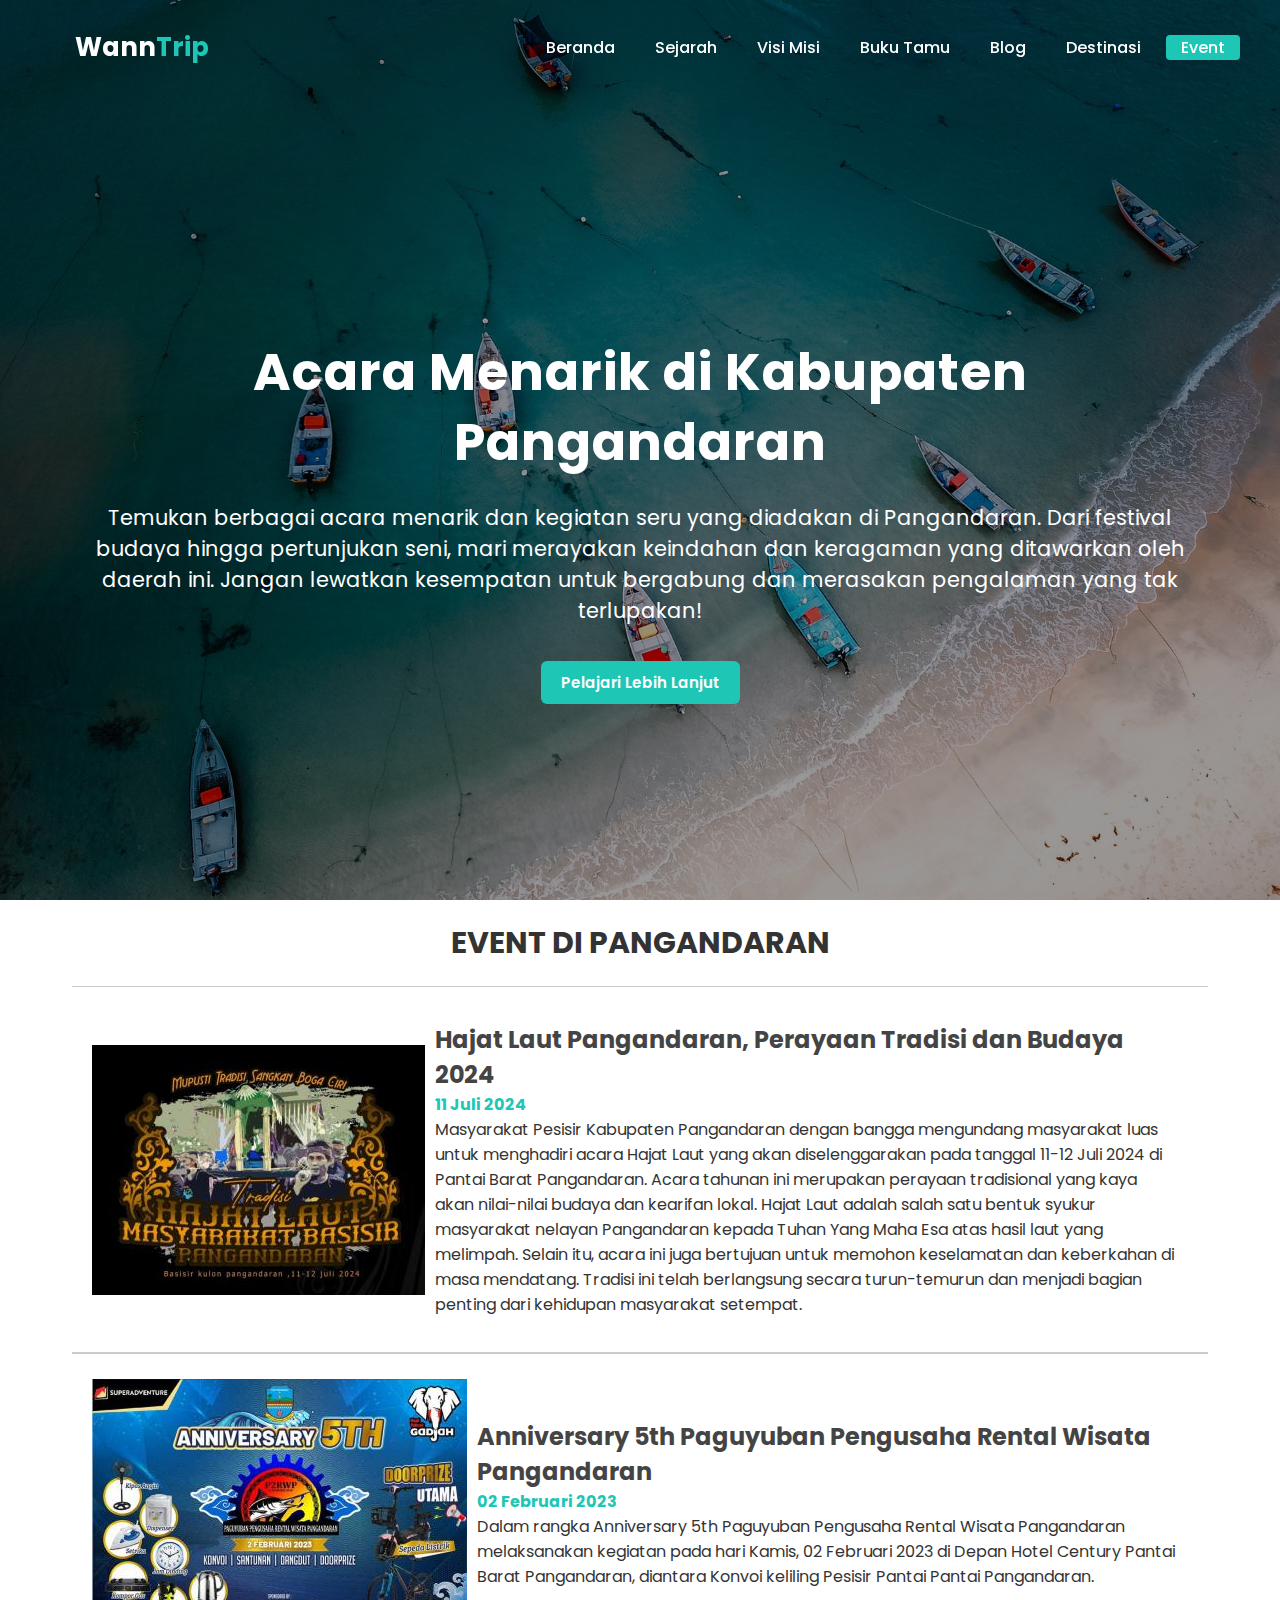
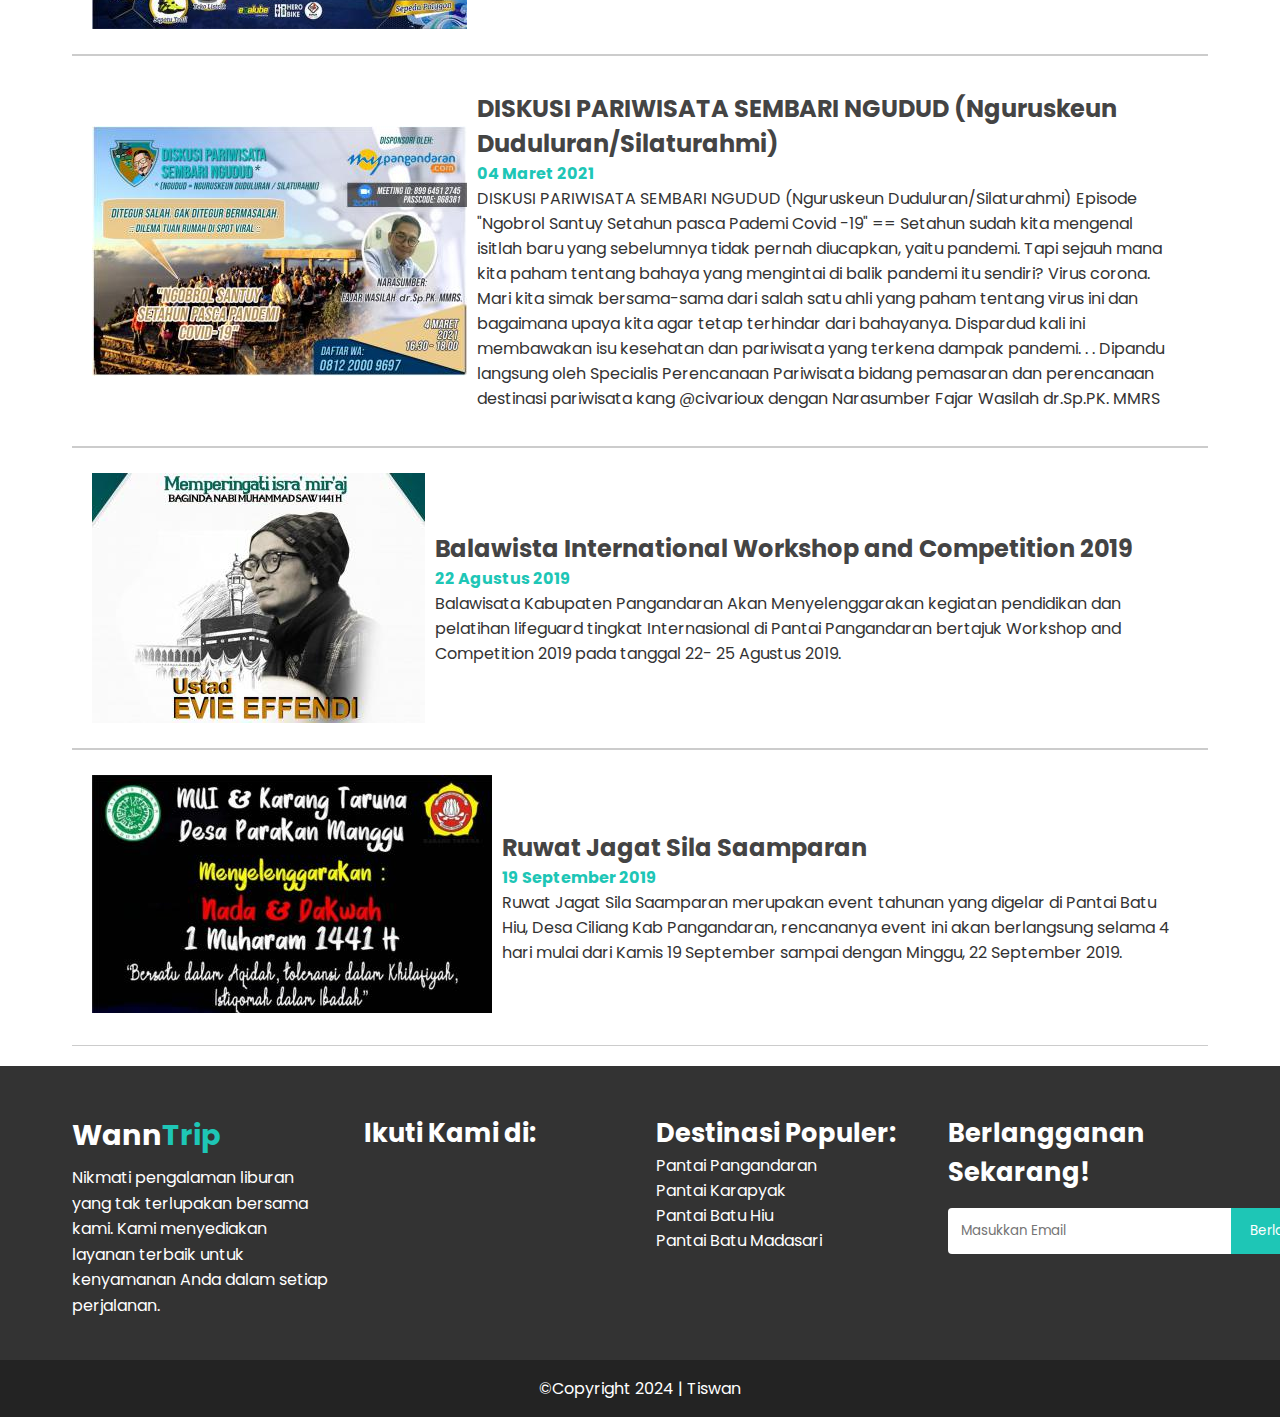
<file: event.html>
<!DOCTYPE html>
<html lang="en">
  <head>
    <meta charset="UTF-8" />
    <meta name="viewport" content="width=device-width, initial-scale=1.0" />
    <title>WannTrip - Event</title>
    <link rel="stylesheet" href="css/style.css" />

    <!-- Font -->
    <link rel="preconnect" href="https://fonts.googleapis.com" />
    <link rel="preconnect" href="https://fonts.gstatic.com" crossorigin />
    <link
      href="https://fonts.googleapis.com/css2?family=Poppins:ital,wght@0,100;0,200;0,300;0,400;0,500;0,600;0,700;0,800;0,900;1,100;1,200;1,300;1,400;1,500;1,600;1,700;1,800;1,900&display=swap"
      rel="stylesheet"
    />
    <!-- Font -->

    <!-- Icon -->
    <link
      rel="stylesheet"
      href="https://cdnjs.cloudflare.com/ajax/libs/font-awesome/5.15.3/css/all.min.css"
      integrity="sha512-iBBXm8fW90+nuLcSKlbmrPcLa0OT92xO1BIsZ+ywDWZCvqsWgccV3gFoRBv0z+8dLJgyAHIhR35VZc2oM/gI1w=="
      crossorigin="anonymous"
      referrerpolicy="no-referrer"
    />
  </head>
  <body>
    <!-- Navbar -->
    <nav class="nav-tiswan">
      <div class="container-tiswan">
        <div class="nav-logo-tiswan">
          <h2>
            <a href="index.html">Wann<span>Trip</span></a>
          </h2>
        </div>
        <button
          type="button"
          id="nav-show-btn-tiswan"
          class="nav-icon-show-tiswan"
        >
          <i class="fas fa-bars"></i>
        </button>
        <div class="nav-list-tiswan">
          <ul id="under-list-tiswan">
            <button type="button" id="nav-close-btn-tiswan">
              <i class="fas fa-times"></i>
            </button>

            <li>
              <a class="nav-link-tiswan" href="index.html">Beranda</a>
            </li>
            <li>
              <a class="nav-link-tiswan" href="sejarah.html">Sejarah</a>
            </li>
            <li>
              <a class="nav-link-tiswan" href="visi-misi.html">Visi Misi</a>
            </li>
            <li>
              <a class="nav-link-tiswan" href="buku-tamu.html">Buku Tamu</a>
            </li>
            <li>
              <a class="nav-link-tiswan" href="blog.html">Blog</a>
            </li>
            <li>
              <a class="nav-link-tiswan" href="destinasi.html">Destinasi</a>
            </li>

            <li class="active">
              <a class="nav-link-tiswan" href="">Event</a>
            </li>
          </ul>
        </div>
      </div>
    </nav>
    <!-- Navbar -->

    <!-- Header -->

    <header id="event-header-tiswan">
      <div class="container-tiswan">
        <h1>Acara Menarik di Kabupaten Pangandaran</h1>
        <p>
          Temukan berbagai acara menarik dan kegiatan seru yang diadakan di
          Pangandaran. Dari festival budaya hingga pertunjukan seni, mari
          merayakan keindahan dan keragaman yang ditawarkan oleh daerah ini.
          Jangan lewatkan kesempatan untuk bergabung dan merasakan pengalaman
          yang tak terlupakan!
        </p>
        <button class="btn-header-tiswan">
          <a href="#event-tiswan">Pelajari Lebih Lanjut</a>
        </button>
      </div>
    </header>

    <!-- Header -->

    <!-- Event -->
    <div id="event-tiswan">
      <h2>EVENT DI PANGANDARAN</h2>
      <div class="container-tiswan">
        <div class="event-item-tiswan">
          <img src="img/event2.jpg" alt="" />
          <div class="desc-event-tiswan">
            <h3>Hajat Laut Pangandaran, Perayaan Tradisi dan Budaya 2024</h3>
            <h4>11 Juli 2024</h4>
            <p>
              Masyarakat Pesisir Kabupaten Pangandaran dengan bangga mengundang
              masyarakat luas untuk menghadiri acara Hajat Laut yang akan
              diselenggarakan pada tanggal 11-12 Juli 2024 di Pantai Barat
              Pangandaran. Acara tahunan ini merupakan perayaan tradisional yang
              kaya akan nilai-nilai budaya dan kearifan lokal. Hajat Laut adalah
              salah satu bentuk syukur masyarakat nelayan Pangandaran kepada
              Tuhan Yang Maha Esa atas hasil laut yang melimpah. Selain itu,
              acara ini juga bertujuan untuk memohon keselamatan dan keberkahan
              di masa mendatang. Tradisi ini telah berlangsung secara
              turun-temurun dan menjadi bagian penting dari kehidupan masyarakat
              setempat.
            </p>
          </div>
        </div>

        <div class="event-item-tiswan">
          <img src="img/event3.jpg" alt="" />
          <div class="desc-event-tiswan">
            <h3>
              Anniversary 5th Paguyuban Pengusaha Rental Wisata Pangandaran
            </h3>
            <h4>02 Februari 2023</h4>
            <p>
              Dalam rangka Anniversary 5th Paguyuban Pengusaha Rental Wisata
              Pangandaran melaksanakan kegiatan pada hari Kamis, 02 Februari
              2023 di Depan Hotel Century Pantai Barat Pangandaran, diantara
              Konvoi keliling Pesisir Pantai Pantai Pangandaran.
            </p>
          </div>
        </div>

        <div class="event-item-tiswan">
          <img src="img/event5.jpg" alt="" />
          <div class="desc-event-tiswan">
            <h3>
              DISKUSI PARIWISATA SEMBARI NGUDUD (Nguruskeun
              Duduluran/Silaturahmi)
            </h3>
            <h4>04 Maret 2021</h4>
            <p>
              DISKUSI PARIWISATA SEMBARI NGUDUD (Nguruskeun
              Duduluran/Silaturahmi) Episode "Ngobrol Santuy Setahun pasca
              Pademi Covid -19" == Setahun sudah kita mengenal isitlah baru yang
              sebelumnya tidak pernah diucapkan, yaitu pandemi. Tapi sejauh mana
              kita paham tentang bahaya yang mengintai di balik pandemi itu
              sendiri? Virus corona. Mari kita simak bersama-sama dari salah
              satu ahli yang paham tentang virus ini dan bagaimana upaya kita
              agar tetap terhindar dari bahayanya. Dispardud kali ini membawakan
              isu kesehatan dan pariwisata yang terkena dampak pandemi. . .
              Dipandu langsung oleh Specialis Perencanaan Pariwisata bidang
              pemasaran dan perencanaan destinasi pariwisata kang @civarioux
              dengan Narasumber Fajar Wasilah dr.Sp.PK. MMRS
            </p>
          </div>
        </div>

        <div class="event-item-tiswan">
          <img src="img/event6.jpg" alt="" />
          <div class="desc-event-tiswan">
            <h3>Balawista International Workshop and Competition 2019</h3>
            <h4>22 Agustus 2019</h4>
            <p>
              Balawisata Kabupaten Pangandaran Akan Menyelenggarakan kegiatan
              pendidikan dan pelatihan lifeguard tingkat Internasional di Pantai
              Pangandaran bertajuk Workshop and Competition 2019 pada tanggal
              22- 25 Agustus 2019.
            </p>
          </div>
        </div>

        <div class="event-item-tiswan">
          <div class="img-event-tiswan">
            <img src="img/event7.jpg" alt="" />
          </div>
          <div class="desc-event-tiswan">
            <h3>Ruwat Jagat Sila Saamparan</h3>
            <h4>19 September 2019</h4>
            <p>
              Ruwat Jagat Sila Saamparan merupakan event tahunan yang digelar di
              Pantai Batu Hiu, Desa Ciliang Kab Pangandaran, rencananya event
              ini akan berlangsung selama 4 hari mulai dari Kamis 19 September
              sampai dengan Minggu, 22 September 2019.
            </p>
          </div>
        </div>
      </div>
    </div>
    <!-- Event -->

    <!-- Footer -->
    <footer class="py-4-tiswan">
      <div class="container-tiswan footer-row-tiswan">
        <div class="footer-item-tiswan">
          <a href="index.html" class="site-brand-tiswan">
            Wann<span>Trip</span>
          </a>
          <p class="text-tiswan">
            Nikmati pengalaman liburan yang tak terlupakan bersama kami. Kami
            menyediakan layanan terbaik untuk kenyamanan Anda dalam setiap
            perjalanan.
          </p>
        </div>

        <div class="footer-item-tiswan" id="social-media-tiswan">
          <h2>Ikuti Kami di:</h2>
          <ul class="social-links-tiswan">
            <li>
              <a href="#">
                <i class="fab fa-facebook-f"></i>
              </a>
            </li>
            <li>
              <a href="#">
                <i class="fab fa-instagram"></i>
              </a>
            </li>
            <li>
              <a href="#">
                <i class="fab fa-twitter"></i>
              </a>
            </li>
            <li>
              <a href="#">
                <i class="fab fa-pinterest"></i>
              </a>
            </li>
            <li>
              <a href="#">
                <i class="fab fa-google-plus"></i>
              </a>
            </li>
          </ul>
        </div>

        <div class="footer-item-tiswan">
          <h2>Destinasi Populer:</h2>
          <ul>
            <li><a href="#">Pantai Pangandaran</a></li>
            <li><a href="#">Pantai Karapyak</a></li>
            <li><a href="#">Pantai Batu Hiu</a></li>
            <li><a href="#">Pantai Batu Madasari</a></li>
          </ul>
        </div>

        <div class="subscribe-form-tiswan footer-item-tiswan">
          <h2>Berlangganan Sekarang!</h2>
          <form class="flex-tiswan">
            <input
              type="email"
              placeholder="Masukkan Email"
              class="form-control-tiswan"
            />
            <input type="submit" class="btn-tiswan" value="Berlangganan" />
          </form>
        </div>
      </div>
      <div class="copyright-tiswan">
        <p>&copyCopyright 2024 | Tiswan</p>
      </div>
    </footer>

    <!-- Footer -->

    <script src="js/script.js"></script>
  </body>
</html>
</file>
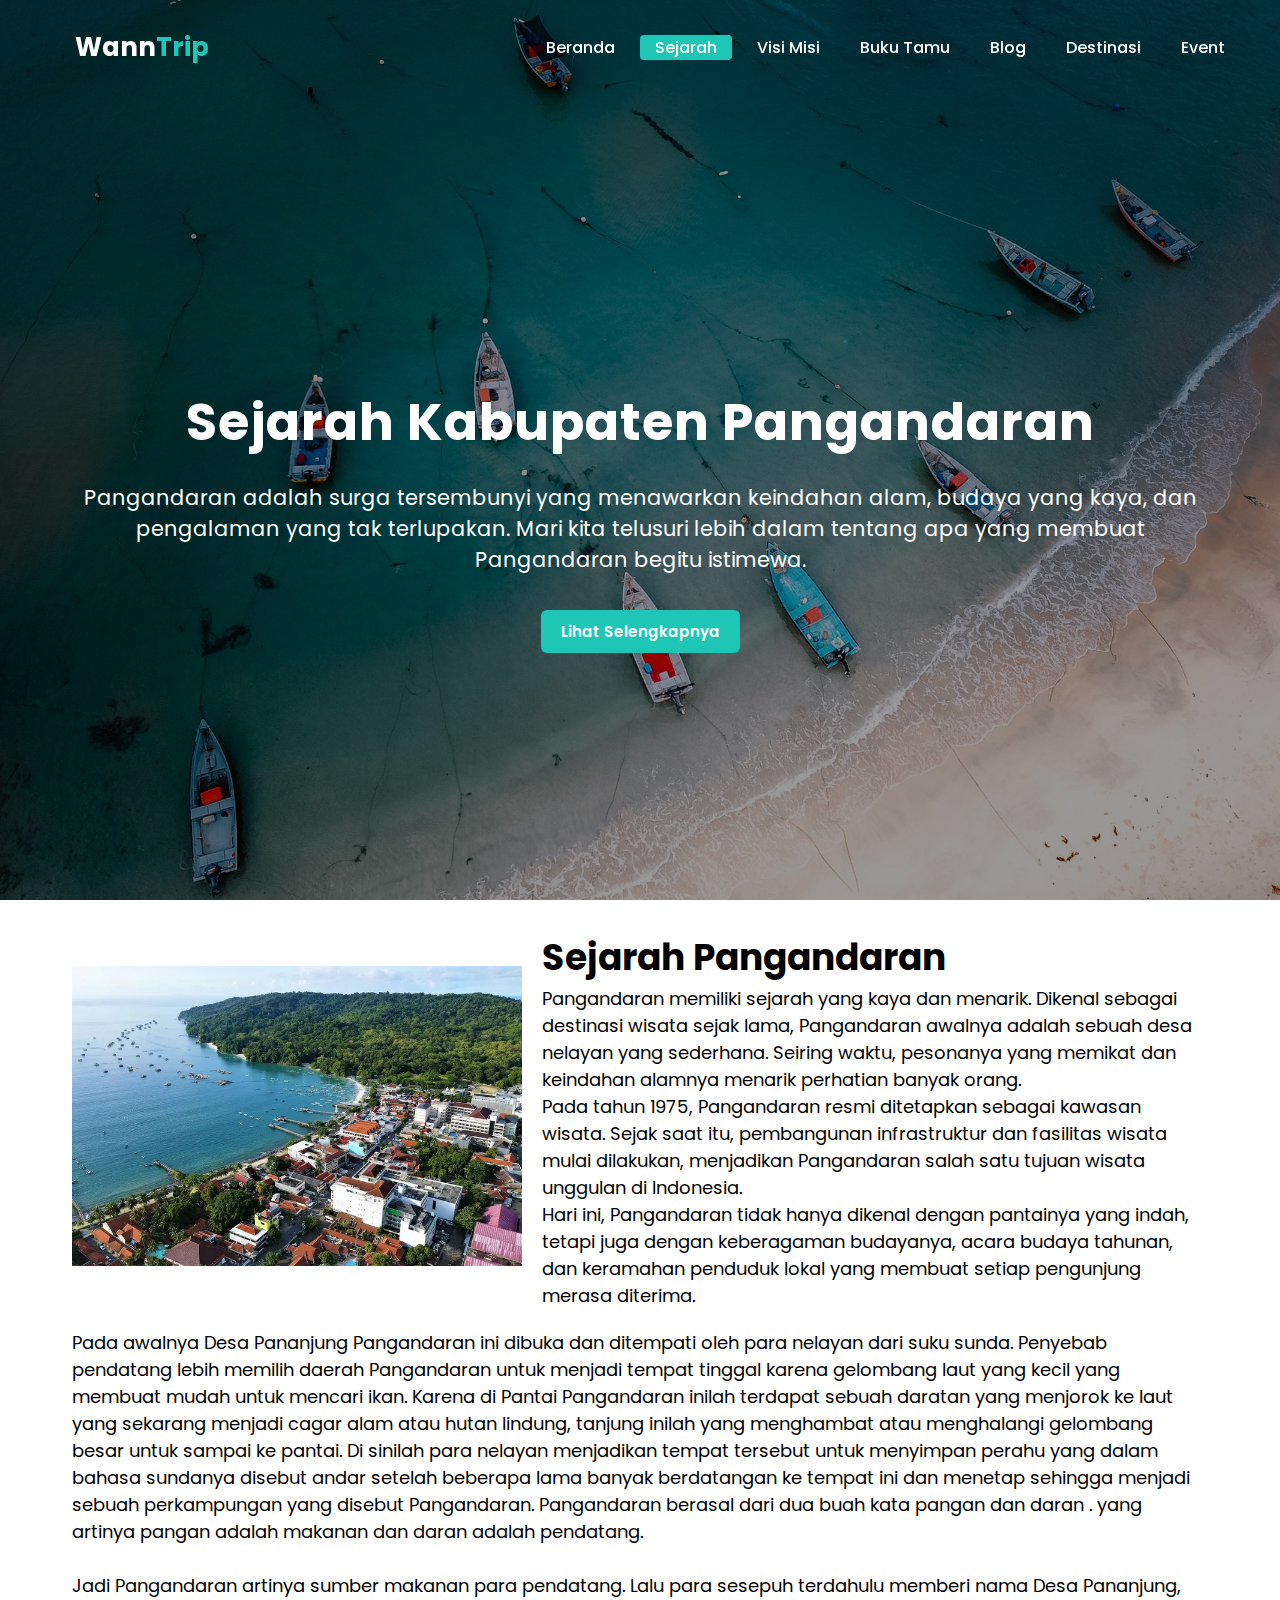
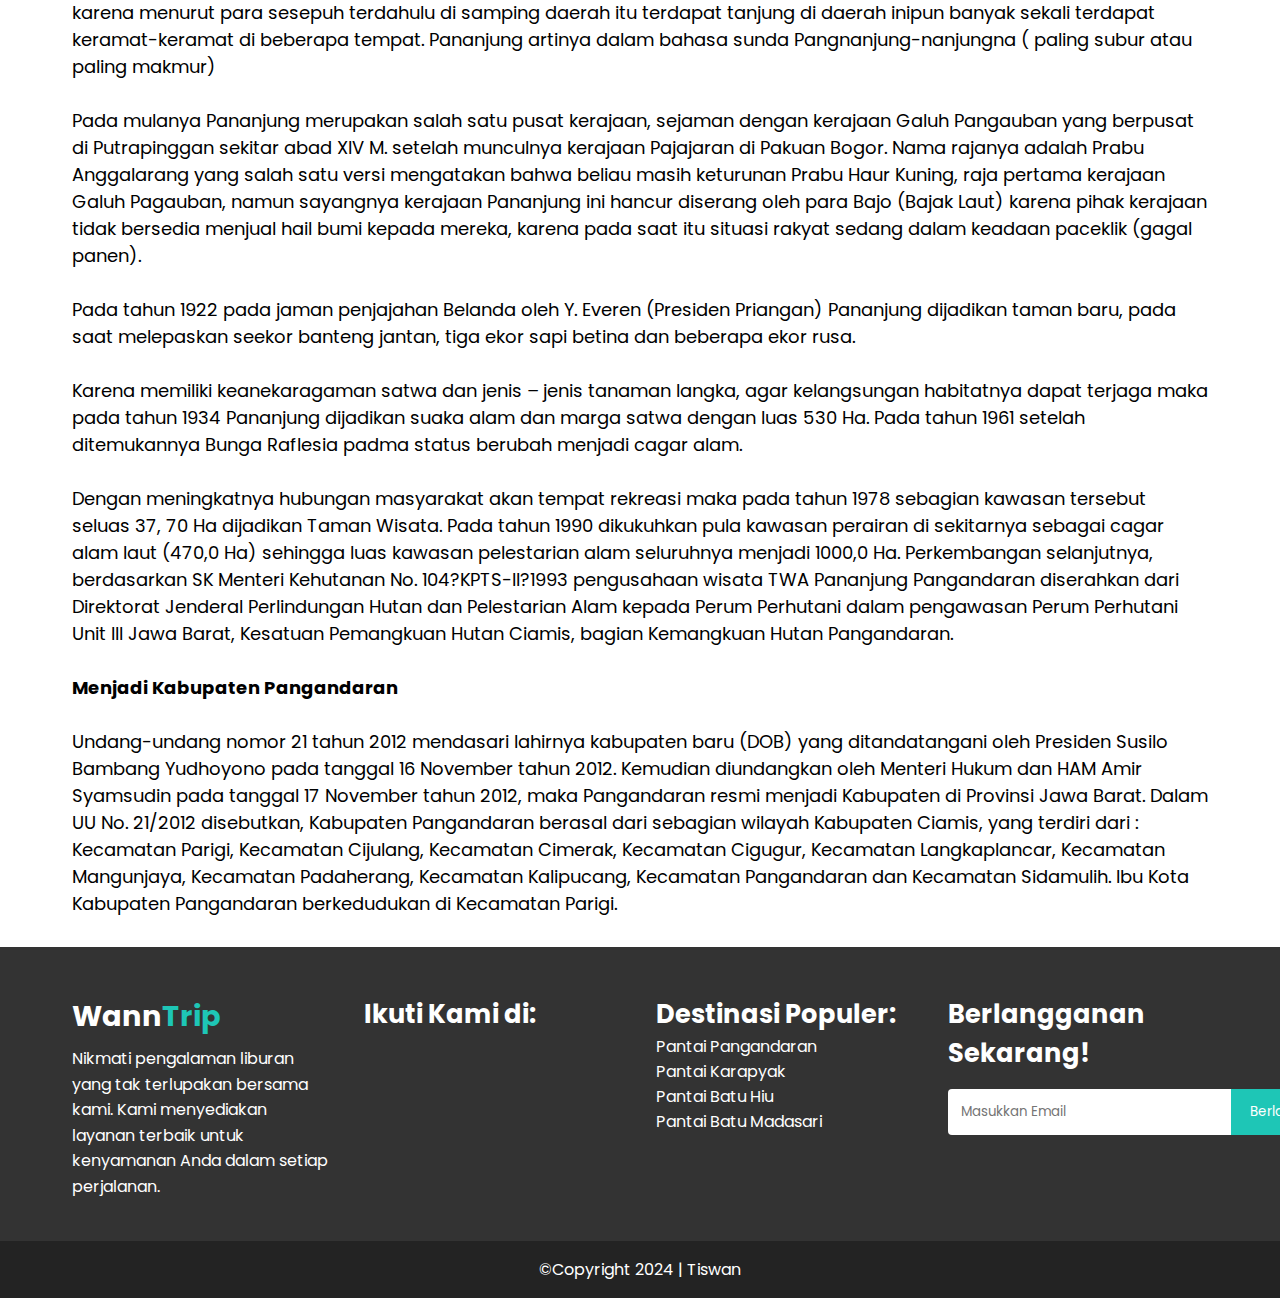
<file: sejarah.html>
<!DOCTYPE html>
<html lang="en">
  <head>
    <meta charset="UTF-8" />
    <meta name="viewport" content="width=device-width, initial-scale=1.0" />
    <title>WannTrip - Sejarah</title>
    <link rel="stylesheet" href="css/style.css" />

    <!-- Font -->
    <link rel="preconnect" href="https://fonts.googleapis.com" />
    <link rel="preconnect" href="https://fonts.gstatic.com" crossorigin />
    <link
      href="https://fonts.googleapis.com/css2?family=Poppins:ital,wght@0,100;0,200;0,300;0,400;0,500;0,600;0,700;0,800;0,900;1,100;1,200;1,300;1,400;1,500;1,600;1,700;1,800;1,900&display=swap"
      rel="stylesheet"
    />
    <!-- Font -->

    <!-- Icon -->
    <link
      rel="stylesheet"
      href="https://cdnjs.cloudflare.com/ajax/libs/font-awesome/5.15.3/css/all.min.css"
      integrity="sha512-iBBXm8fW90+nuLcSKlbmrPcLa0OT92xO1BIsZ+ywDWZCvqsWgccV3gFoRBv0z+8dLJgyAHIhR35VZc2oM/gI1w=="
      crossorigin="anonymous"
      referrerpolicy="no-referrer"
    />
  </head>
  <body>
    <!-- Navbar -->
    <nav class="nav-tiswan">
      <div class="container-tiswan">
        <div class="nav-logo-tiswan">
          <h2>
            <a href="index.html">Wann<span>Trip</span></a>
          </h2>
        </div>
        <button
          type="button"
          id="nav-show-btn-tiswan"
          class="nav-icon-show-tiswan"
        >
          <i class="fas fa-bars"></i>
        </button>
        <div class="nav-list-tiswan">
          <ul id="under-list-tiswan">
            <button type="button" id="nav-close-btn-tiswan">
              <i class="fas fa-times"></i>
            </button>

            <li>
              <a class="nav-link-tiswan" href="index.html">Beranda</a>
            </li>
            <li class="active">
              <a class="nav-link-tiswan" href="">Sejarah</a>
            </li>
            <li>
              <a class="nav-link-tiswan" href="visi-misi.html">Visi Misi</a>
            </li>
            <li>
              <a class="nav-link-tiswan" href="buku-tamu.html">Buku Tamu</a>
            </li>
            <li>
              <a class="nav-link-tiswan" href="blog.html">Blog</a>
            </li>
            <li>
              <a class="nav-link-tiswan" href="destinasi.html">Destinasi</a>
            </li>

            <li>
              <a class="nav-link-tiswan" href="event.html">Event</a>
            </li>
          </ul>
        </div>
      </div>
    </nav>
    <!-- Navbar -->

    <!-- Header -->

    <header id="sejarah-tiswan">
      <div class="container-tiswan">
        <h1>Sejarah Kabupaten Pangandaran</h1>
        <p>
          Pangandaran adalah surga tersembunyi yang menawarkan keindahan alam,
          budaya yang kaya, dan pengalaman yang tak terlupakan. Mari kita
          telusuri lebih dalam tentang apa yang membuat Pangandaran begitu
          istimewa.
        </p>
        <button class="btn-header-tiswan">
          <a href="#sejarah-pangandaran-tiswan">Lihat Selengkapnya</a>
        </button>
      </div>
    </header>

    <!-- Header -->

    <!-- Sejarah Pangandaran -->
    <section id="sejarah-pangandaran-tiswan">
      <div class="container-tiswan">
        <div class="img-sejarah-tiswan">
          <img src="img/sejarah-section.jpg" alt="Sejarah Pangandaran" />
        </div>
        <div class="desc-sejarah-tiswan">
          <h2>Sejarah Pangandaran</h2>
          <p></p>
          <p>
            Pangandaran memiliki sejarah yang kaya dan menarik. Dikenal sebagai
            destinasi wisata sejak lama, Pangandaran awalnya adalah sebuah desa
            nelayan yang sederhana. Seiring waktu, pesonanya yang memikat dan
            keindahan alamnya menarik perhatian banyak orang.
          </p>
          <p>
            Pada tahun 1975, Pangandaran resmi ditetapkan sebagai kawasan
            wisata. Sejak saat itu, pembangunan infrastruktur dan fasilitas
            wisata mulai dilakukan, menjadikan Pangandaran salah satu tujuan
            wisata unggulan di Indonesia.
          </p>
          <p>
            Hari ini, Pangandaran tidak hanya dikenal dengan pantainya yang
            indah, tetapi juga dengan keberagaman budayanya, acara budaya
            tahunan, dan keramahan penduduk lokal yang membuat setiap pengunjung
            merasa diterima.
          </p>
        </div>
        <div class="awal-sejarah-tiswan">
          <p>
            Pada awalnya Desa Pananjung Pangandaran ini dibuka dan ditempati
            oleh para nelayan dari suku sunda. Penyebab pendatang lebih memilih
            daerah Pangandaran untuk menjadi tempat tinggal karena gelombang
            laut yang kecil yang membuat mudah untuk mencari ikan. Karena di
            Pantai Pangandaran inilah terdapat sebuah daratan yang menjorok ke
            laut yang sekarang menjadi cagar alam atau hutan lindung, tanjung
            inilah yang menghambat atau menghalangi gelombang besar untuk sampai
            ke pantai. Di sinilah para nelayan menjadikan tempat tersebut untuk
            menyimpan perahu yang dalam bahasa sundanya disebut andar setelah
            beberapa lama banyak berdatangan ke tempat ini dan menetap sehingga
            menjadi sebuah perkampungan yang disebut Pangandaran. Pangandaran
            berasal dari dua buah kata pangan dan daran . yang artinya pangan
            adalah makanan dan daran adalah pendatang. <br /><br />
            Jadi Pangandaran artinya sumber makanan para pendatang. Lalu para
            sesepuh terdahulu memberi nama Desa Pananjung, karena menurut para
            sesepuh terdahulu di samping daerah itu terdapat tanjung di daerah
            inipun banyak sekali terdapat keramat-keramat di beberapa tempat.
            Pananjung artinya dalam bahasa sunda Pangnanjung-nanjungna ( paling
            subur atau paling makmur) <br /><br />Pada mulanya Pananjung
            merupakan salah satu pusat kerajaan, sejaman dengan kerajaan Galuh
            Pangauban yang berpusat di Putrapinggan sekitar abad XIV M. setelah
            munculnya kerajaan Pajajaran di Pakuan Bogor. Nama rajanya adalah
            Prabu Anggalarang yang salah satu versi mengatakan bahwa beliau
            masih keturunan Prabu Haur Kuning, raja pertama kerajaan Galuh
            Pagauban, namun sayangnya kerajaan Pananjung ini hancur diserang
            oleh para Bajo (Bajak Laut) karena pihak kerajaan tidak bersedia
            menjual hail bumi kepada mereka, karena pada saat itu situasi rakyat
            sedang dalam keadaan paceklik (gagal panen). <br /><br />Pada tahun
            1922 pada jaman penjajahan Belanda oleh Y. Everen (Presiden
            Priangan) Pananjung dijadikan taman baru, pada saat melepaskan
            seekor banteng jantan, tiga ekor sapi betina dan beberapa ekor rusa.
            <br /><br />
            Karena memiliki keanekaragaman satwa dan jenis – jenis tanaman
            langka, agar kelangsungan habitatnya dapat terjaga maka pada tahun
            1934 Pananjung dijadikan suaka alam dan marga satwa dengan luas 530
            Ha. Pada tahun 1961 setelah ditemukannya Bunga Raflesia padma status
            berubah menjadi cagar alam. <br /><br />
            Dengan meningkatnya hubungan masyarakat akan tempat rekreasi maka
            pada tahun 1978 sebagian kawasan tersebut seluas 37, 70 Ha dijadikan
            Taman Wisata. Pada tahun 1990 dikukuhkan pula kawasan perairan di
            sekitarnya sebagai cagar alam laut (470,0 Ha) sehingga luas kawasan
            pelestarian alam seluruhnya menjadi 1000,0 Ha. Perkembangan
            selanjutnya, berdasarkan SK Menteri Kehutanan No. 104?KPTS-II?1993
            pengusahaan wisata TWA Pananjung Pangandaran diserahkan dari
            Direktorat Jenderal Perlindungan Hutan dan Pelestarian Alam kepada
            Perum Perhutani dalam pengawasan Perum Perhutani Unit III Jawa
            Barat, Kesatuan Pemangkuan Hutan Ciamis, bagian Kemangkuan Hutan
            Pangandaran. <br /><br />
            <b> Menjadi Kabupaten Pangandaran</b> <br />
            <br />
            Undang-undang nomor 21 tahun 2012 mendasari lahirnya kabupaten baru
            (DOB) yang ditandatangani oleh Presiden Susilo Bambang Yudhoyono
            pada tanggal 16 November tahun 2012. Kemudian diundangkan oleh
            Menteri Hukum dan HAM Amir Syamsudin pada tanggal 17 November tahun
            2012, maka Pangandaran resmi menjadi Kabupaten di Provinsi Jawa
            Barat. Dalam UU No. 21/2012 disebutkan, Kabupaten Pangandaran
            berasal dari sebagian wilayah Kabupaten Ciamis, yang terdiri dari :
            Kecamatan Parigi, Kecamatan Cijulang, Kecamatan Cimerak, Kecamatan
            Cigugur, Kecamatan Langkaplancar, Kecamatan Mangunjaya, Kecamatan
            Padaherang, Kecamatan Kalipucang, Kecamatan Pangandaran dan
            Kecamatan Sidamulih. Ibu Kota Kabupaten Pangandaran berkedudukan di
            Kecamatan Parigi.
          </p>
        </div>
      </div>
    </section>

    <!-- Sejarah Pangandaran -->

    <!-- Footer -->
    <footer class="py-4-tiswan">
      <div class="container-tiswan footer-row-tiswan">
        <div class="footer-item-tiswan">
          <a href="index.html" class="site-brand-tiswan">
            Wann<span>Trip</span>
          </a>
          <p class="text-tiswan">
            Nikmati pengalaman liburan yang tak terlupakan bersama kami. Kami
            menyediakan layanan terbaik untuk kenyamanan Anda dalam setiap
            perjalanan.
          </p>
        </div>

        <div class="footer-item-tiswan" id="social-media-tiswan">
          <h2>Ikuti Kami di:</h2>
          <ul class="social-links-tiswan">
            <li>
              <a href="#">
                <i class="fab fa-facebook-f"></i>
              </a>
            </li>
            <li>
              <a href="#">
                <i class="fab fa-instagram"></i>
              </a>
            </li>
            <li>
              <a href="#">
                <i class="fab fa-twitter"></i>
              </a>
            </li>
            <li>
              <a href="#">
                <i class="fab fa-pinterest"></i>
              </a>
            </li>
            <li>
              <a href="#">
                <i class="fab fa-google-plus"></i>
              </a>
            </li>
          </ul>
        </div>

        <div class="footer-item-tiswan">
          <h2>Destinasi Populer:</h2>
          <ul>
            <li><a href="#">Pantai Pangandaran</a></li>
            <li><a href="#">Pantai Karapyak</a></li>
            <li><a href="#">Pantai Batu Hiu</a></li>
            <li><a href="#">Pantai Batu Madasari</a></li>
          </ul>
        </div>

        <div class="subscribe-form-tiswan footer-item-tiswan">
          <h2>Berlangganan Sekarang!</h2>
          <form class="flex-tiswan">
            <input
              type="email"
              placeholder="Masukkan Email"
              class="form-control-tiswan"
            />
            <input type="submit" class="btn-tiswan" value="Berlangganan" />
          </form>
        </div>
      </div>
      <div class="copyright-tiswan">
        <p>&copyCopyright 2024 | Tiswan</p>
      </div>
    </footer>

    <!-- Footer -->

    <script src="js/script.js"></script>
  </body>
</html>
</file>
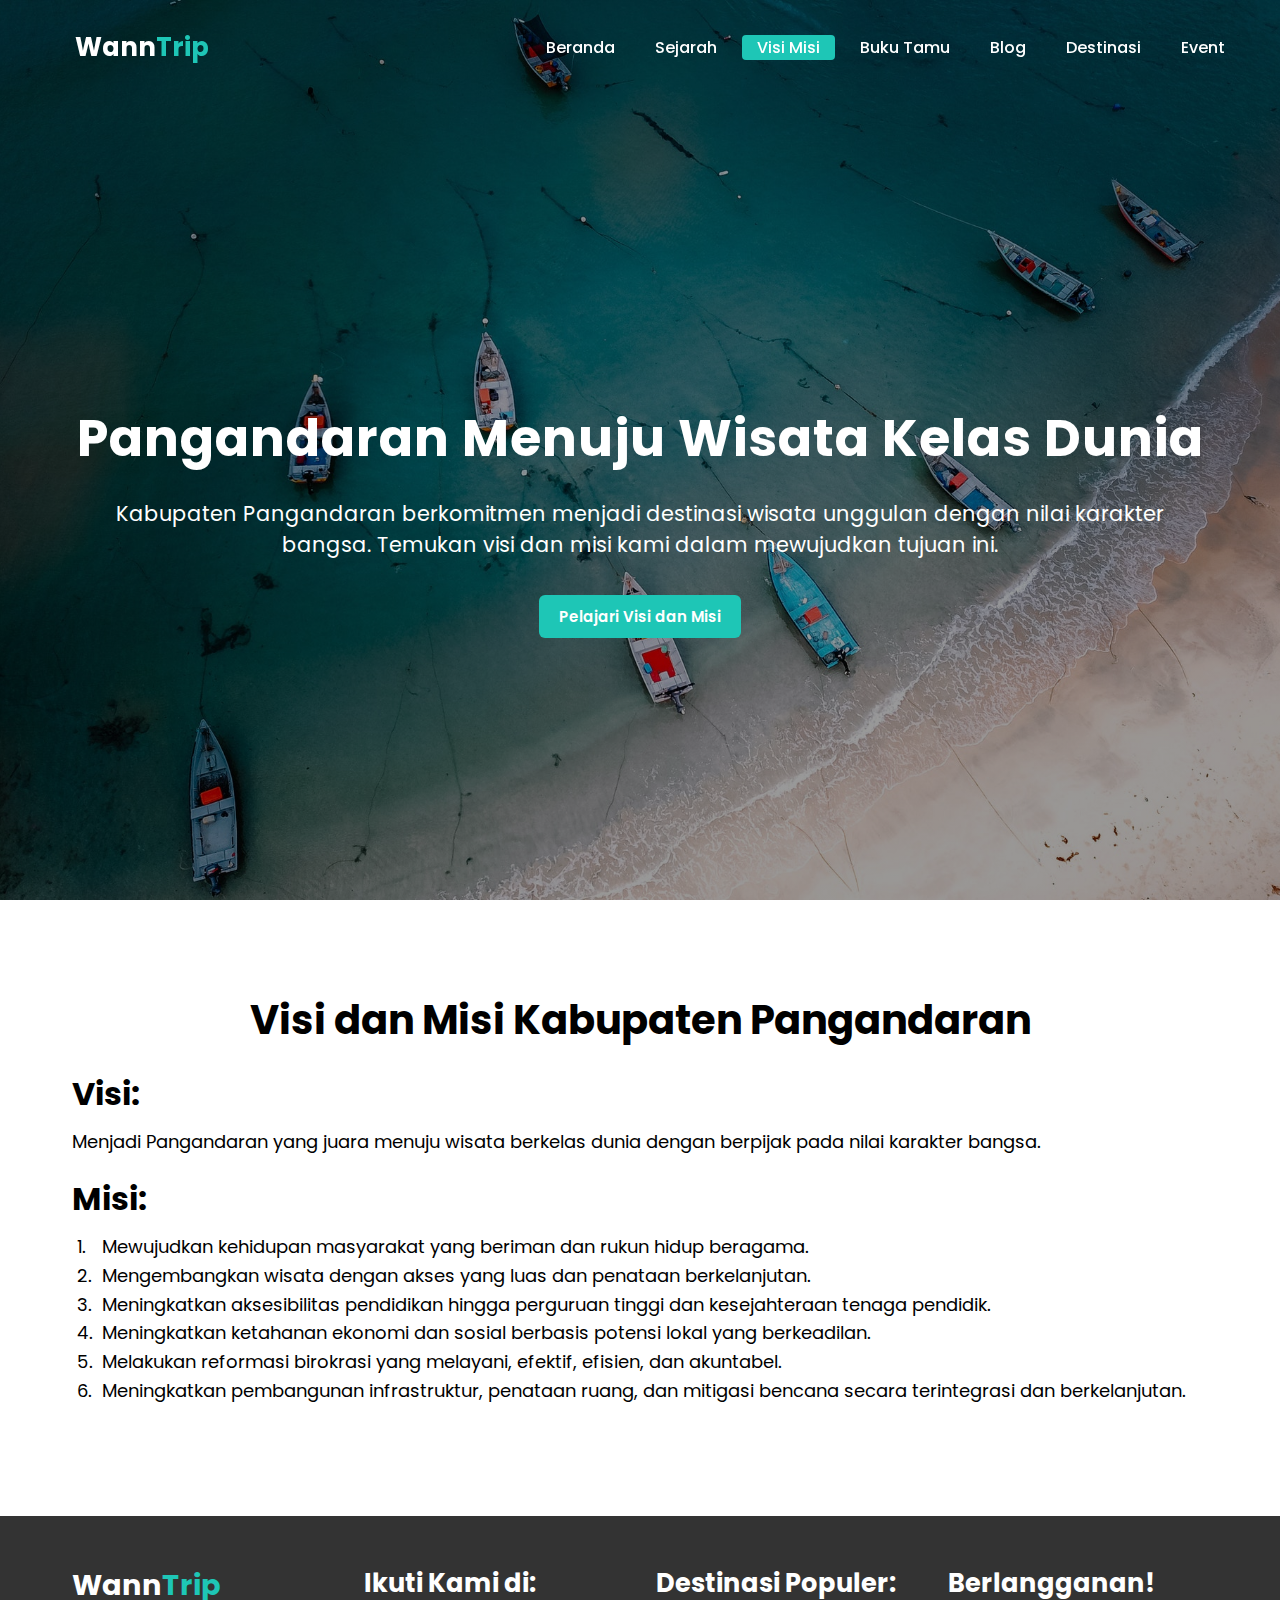
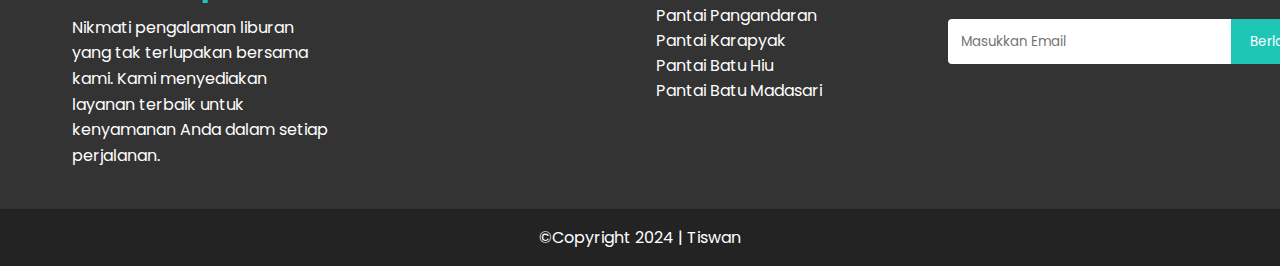
<file: visi-misi.html>
<!DOCTYPE html>
<html lang="en">
  <head>
    <meta charset="UTF-8" />
    <meta name="viewport" content="width=device-width, initial-scale=1.0" />
    <title>WannTrip - Visi Misi</title>
    <link rel="stylesheet" href="css/style.css" />

    <!-- Font -->
    <link rel="preconnect" href="https://fonts.googleapis.com" />
    <link rel="preconnect" href="https://fonts.gstatic.com" crossorigin />
    <link
      href="https://fonts.googleapis.com/css2?family=Poppins:ital,wght@0,100;0,200;0,300;0,400;0,500;0,600;0,700;0,800;0,900;1,100;1,200;1,300;1,400;1,500;1,600;1,700;1,800;1,900&display=swap"
      rel="stylesheet"
    />
    <!-- Font -->

    <!-- Icon -->
    <link
      rel="stylesheet"
      href="https://cdnjs.cloudflare.com/ajax/libs/font-awesome/5.15.3/css/all.min.css"
      integrity="sha512-iBBXm8fW90+nuLcSKlbmrPcLa0OT92xO1BIsZ+ywDWZCvqsWgccV3gFoRBv0z+8dLJgyAHIhR35VZc2oM/gI1w=="
      crossorigin="anonymous"
      referrerpolicy="no-referrer"
    />
  </head>
  <body>
    <!-- Navbar -->
    <nav class="nav-tiswan">
      <div class="container-tiswan">
        <div class="nav-logo-tiswan">
          <h2>
            <a href="index.html">Wann<span>Trip</span></a>
          </h2>
        </div>
        <button
          type="button"
          id="nav-show-btn-tiswan"
          class="nav-icon-show-tiswan"
        >
          <i class="fas fa-bars"></i>
        </button>
        <div class="nav-list-tiswan">
          <ul id="under-list-tiswan">
            <button type="button" id="nav-close-btn-tiswan">
              <i class="fas fa-times"></i>
            </button>

            <li>
              <a class="nav-link-tiswan" href="index.html">Beranda</a>
            </li>
            <li>
              <a class="nav-link-tiswan" href="sejarah.html">Sejarah</a>
            </li>
            <li class="active">
              <a class="nav-link-tiswan" href="visi-misi.html">Visi Misi</a>
            </li>
            <li>
              <a class="nav-link-tiswan" href="buku-tamu.html">Buku Tamu</a>
            </li>
            <li>
              <a class="nav-link-tiswan" href="blog.html">Blog</a>
            </li>
            <li>
              <a class="nav-link-tiswan" href="destinasi.html">Destinasi</a>
            </li>

            <li>
              <a class="nav-link-tiswan" href="event.html">Event</a>
            </li>
          </ul>
        </div>
      </div>
    </nav>
    <!-- Navbar -->

    <!-- Header -->

    <header id="visimisi-tiswan">
      <div class="container-tiswan">
        <h1>Pangandaran Menuju Wisata Kelas Dunia</h1>
        <p>
          Kabupaten Pangandaran berkomitmen menjadi destinasi wisata unggulan
          dengan nilai karakter bangsa. Temukan visi dan misi kami dalam
          mewujudkan tujuan ini.
        </p>
        <button class="btn-header-tiswan">
          <a href="#visi-misi-pangandaran-tiswan">Pelajari Visi dan Misi</a>
        </button>
      </div>
    </header>

    <!-- Header -->

    <!-- Visi Misi -->
    <section id="visi-misi-pangandaran-tiswan">
      <h2>Visi dan Misi Kabupaten Pangandaran</h2>
      <div class="container-tiswan">
        <div class="desc-visi-misi-tiswan">
          <div class="visi-tiswan">
            <h3>Visi:</h3>
            <p>
              Menjadi Pangandaran yang juara menuju wisata berkelas dunia dengan
              berpijak pada nilai karakter bangsa.
            </p>
          </div>
          <div class="misi-tiswan">
            <h3>Misi:</h3>
            <ol>
              <li>
                Mewujudkan kehidupan masyarakat yang beriman dan rukun hidup
                beragama.
              </li>
              <li>
                Mengembangkan wisata dengan akses yang luas dan penataan
                berkelanjutan.
              </li>
              <li>
                Meningkatkan aksesibilitas pendidikan hingga perguruan tinggi
                dan kesejahteraan tenaga pendidik.
              </li>
              <li>
                Meningkatkan ketahanan ekonomi dan sosial berbasis potensi lokal
                yang berkeadilan.
              </li>
              <li>
                Melakukan reformasi birokrasi yang melayani, efektif, efisien,
                dan akuntabel.
              </li>
              <li>
                Meningkatkan pembangunan infrastruktur, penataan ruang, dan
                mitigasi bencana secara terintegrasi dan berkelanjutan.
              </li>
            </ol>
          </div>
        </div>
      </div>
    </section>
    <!-- Visi Misi -->

    <!-- Footer -->
    <footer class="py-4-tiswan">
      <div class="container-tiswan footer-row-tiswan">
        <div class="footer-item-tiswan">
          <a href="index.html" class="site-brand-tiswan">
            Wann<span>Trip</span>
          </a>
          <p class="text-tiswan">
            Nikmati pengalaman liburan yang tak terlupakan bersama kami. Kami
            menyediakan layanan terbaik untuk kenyamanan Anda dalam setiap
            perjalanan.
          </p>
        </div>

        <div class="footer-item-tiswan" id="social-media-tiswan">
          <h2>Ikuti Kami di:</h2>
          <ul class="social-links-tiswan">
            <li>
              <a href="#">
                <i class="fab fa-facebook-f"></i>
              </a>
            </li>
            <li>
              <a href="#">
                <i class="fab fa-instagram"></i>
              </a>
            </li>
            <li>
              <a href="#">
                <i class="fab fa-twitter"></i>
              </a>
            </li>
            <li>
              <a href="#">
                <i class="fab fa-pinterest"></i>
              </a>
            </li>
            <li>
              <a href="#">
                <i class="fab fa-google-plus"></i>
              </a>
            </li>
          </ul>
        </div>

        <div class="footer-item-tiswan">
          <h2>Destinasi Populer:</h2>
          <ul>
            <li><a href="#">Pantai Pangandaran</a></li>
            <li><a href="#">Pantai Karapyak</a></li>
            <li><a href="#">Pantai Batu Hiu</a></li>
            <li><a href="#">Pantai Batu Madasari</a></li>
          </ul>
        </div>

        <div class="subscribe-form-tiswan footer-item-tiswan">
          <h2>Berlangganan!</h2>
          <form class="flex-tiswan">
            <input
              type="email"
              placeholder="Masukkan Email"
              class="form-control-tiswan"
            />
            <input type="submit" class="btn-tiswan" value="Berlangganan" />
          </form>
        </div>
      </div>
      <div class="copyright-tiswan">
        <p>&copyCopyright 2024 | Tiswan</p>
      </div>
    </footer>

    <!-- Footer -->

    <script src="js/script.js"></script>
  </body>
</html>
</file>
<file: css/style.css>
* {
  margin: 0;
  padding: 0;
  box-sizing: border-box;
  font-family: 'Poppins', sans-serif;
  scroll-behavior: smooth;
}

:root {
  --green: #1ec6b6;
  --light-grey: #f7f7f7;
  --dark: #0e1010;
  --trans: all 0.3s ease-in-out;
}

/* --green: #1ec6b6; */

li {
  list-style-type: none;
}

a {
  text-decoration: none;
}

h1 {
  font-size: 2.5rem;
  line-height: 70px;
}

h2 {
  font-size: 1.6rem; /* 32px */
}

h3 {
  font-size: 1.5rem; /* 24px */
}

p {
  font-size: 1rem; /* 16px */
}

button {
  margin-top: 10px;
  padding: 10px 20px;
  border-radius: 5px;
  border: none;
  font-size: 15px;
  font-weight: 600;
}

button a {
  color: #fff;
}
nav {
  background-color: transparent;
  padding: 0.5rem;
  position: fixed;
  top: 0;
  width: 100%;
  z-index: 1000;
}

nav .container-tiswan {
  display: flex;
  justify-content: space-between;
  align-items: center;
  padding: 20px 0px;
  padding-left: 35px;
}

nav .nav-logo-tiswan {
  color: #fff;
}

nav .nav-logo-tiswan h2 a {
  color: #fff;
}

nav .nav-logo-tiswan h2 span {
  color: var(--green);
}

nav .nav-list-tiswan ul {
  display: flex;
  gap: 10px;
  transition: var(--trans);
}

nav .nav-list-tiswan ul li.active {
  border-radius: 4px;
  background: var(--green);
}

nav .nav-list-tiswan ul li:hover {
  border-radius: 4px;
  background: var(--green);
}

nav .nav-list-tiswan ul li a {
  margin: 10px;
  padding: 6px 5px;
  color: #fff;
  font-weight: 500;
}

.nav-cng {
  background-color: rgba(0, 0, 0, 0.9);
  -webkit-box-shadow: 0px 4px 5px 0px rgba(48, 48, 48, 0.2);
  box-shadow: 0px 4px 5px 0px rgba(48, 48, 48, 0.2);
  -webkit-transition: var(--trans);
  -o-transition: var(--trans);
  transition: var(--trans);
}

header {
  min-height: 100vh;
  background: linear-gradient(rgba(0, 0, 0, 0.4), rgba(0, 0, 0, 0.4)),
    url(../img/header-bg.jpg) center/cover no-repeat;
  display: flex;
  flex-direction: column;
  justify-content: center;
  align-items: center;
  color: #fff;
  text-align: center;
}

#bukutamu-tiswan {
  min-height: 100vh;
  background: linear-gradient(rgba(0, 0, 0, 0.4), rgba(0, 0, 0, 0.4)),
    url(../img/bg-bukutamu.jpg);
  background-repeat: no-repeat;
  background-position: center;
  background-size: cover;
  display: flex;
  flex-direction: column;
  justify-content: center;
  align-items: center;
  color: #fff;
  text-align: center;
}

header .container-tiswan {
  margin-top: 140px;
}

header h1 {
  font-size: 3.2rem;
  letter-spacing: 1px;
  -webkit-animation: bounce-in-top 1.1s both;
  animation: bounce-in-top 1.1s both;
}

@-webkit-keyframes bounce-in-top {
  0% {
    -webkit-transform: translateY(-500px);
    transform: translateY(-500px);
    -webkit-animation-timing-function: ease-in;
    animation-timing-function: ease-in;
    opacity: 0;
  }
  38% {
    -webkit-transform: translateY(0);
    transform: translateY(0);
    -webkit-animation-timing-function: ease-out;
    animation-timing-function: ease-out;
    opacity: 1;
  }
  55% {
    -webkit-transform: translateY(-65px);
    transform: translateY(-65px);
    -webkit-animation-timing-function: ease-in;
    animation-timing-function: ease-in;
  }
  72% {
    -webkit-transform: translateY(0);
    transform: translateY(0);
    -webkit-animation-timing-function: ease-out;
    animation-timing-function: ease-out;
  }
  81% {
    -webkit-transform: translateY(-28px);
    transform: translateY(-28px);
    -webkit-animation-timing-function: ease-in;
    animation-timing-function: ease-in;
  }
  90% {
    -webkit-transform: translateY(0);
    transform: translateY(0);
    -webkit-animation-timing-function: ease-out;
    animation-timing-function: ease-out;
  }
  95% {
    -webkit-transform: translateY(-8px);
    transform: translateY(-8px);
    -webkit-animation-timing-function: ease-in;
    animation-timing-function: ease-in;
  }
  100% {
    -webkit-transform: translateY(0);
    transform: translateY(0);
    -webkit-animation-timing-function: ease-out;
    animation-timing-function: ease-out;
  }
}

@keyframes bounce-in-top {
  0% {
    -webkit-transform: translateY(-500px);
    transform: translateY(-500px);
    -webkit-animation-timing-function: ease-in;
    animation-timing-function: ease-in;
    opacity: 0;
  }
  38% {
    -webkit-transform: translateY(0);
    transform: translateY(0);
    -webkit-animation-timing-function: ease-out;
    animation-timing-function: ease-out;
    opacity: 1;
  }
  55% {
    -webkit-transform: translateY(-65px);
    transform: translateY(-65px);
    -webkit-animation-timing-function: ease-in;
    animation-timing-function: ease-in;
  }
  72% {
    -webkit-transform: translateY(0);
    transform: translateY(0);
    -webkit-animation-timing-function: ease-out;
    animation-timing-function: ease-out;
  }
  81% {
    -webkit-transform: translateY(-28px);
    transform: translateY(-28px);
    -webkit-animation-timing-function: ease-in;
    animation-timing-function: ease-in;
  }
  90% {
    -webkit-transform: translateY(0);
    transform: translateY(0);
    -webkit-animation-timing-function: ease-out;
    animation-timing-function: ease-out;
  }
  95% {
    -webkit-transform: translateY(-8px);
    transform: translateY(-8px);
    -webkit-animation-timing-function: ease-in;
    animation-timing-function: ease-in;
  }
  100% {
    -webkit-transform: translateY(0);
    transform: translateY(0);
    -webkit-animation-timing-function: ease-out;
    animation-timing-function: ease-out;
  }
}

header p {
  font-size: 1.3rem;
  margin: 25px 0px;
}

header .btn-header-tiswan {
  background-color: var(--green);
  color: #fff;
  transition: var(--trans);
  border-radius: 6px;
}

header .btn-header-tiswan:hover {
  background-color: #07e5f5;
  color: var(--green);
}

nav .nav-icon-show-tiswan {
  display: none;
}
nav ul #nav-close-btn-tiswan {
  display: none;
}

#destinasi-populer-tiswan {
  padding: 2rem 0;
  text-align: center;
}

.destinasi-container-tiswan {
  display: flex;
  justify-content: center;
  flex-wrap: wrap;
  padding-top: 20px;
  gap: 20px;
}

.destinasi-item-tiswan {
  background: #fff;
  border-radius: 12px;
  box-shadow: 0 4px 15px rgba(0, 0, 0, 0.2);
  overflow: hidden;
  width: 300px;
  transition: transform 0.3s, box-shadow 0.3s;
}

.destinasi-item-tiswan:hover {
  transform: translateY(-5px);
  box-shadow: 0 8px 25px rgba(0, 0, 0, 0.3);
}

.destinasi-item-tiswan img {
  width: 100%;
  max-height: 200px;
}

.destinasi-item-tiswan h3 {
  font-size: 1.2rem;
  margin: 1rem 0 0.5rem;
}

.destinasi-item-tiswan p {
  padding: 0 1rem 1rem;
}

#our-services-tiswan {
  background-image: url('../img/services-bg.jpg');
  background-size: cover;
  background-position: center;
  padding: 4rem 0;
  color: #fff;
  text-align: center;
}

.services-container-tiswan {
  max-width: 1200px;
  margin: 0 auto;
  padding: 2rem;
  background-color: rgba(0, 0, 0, 0.6);
  border-radius: 12px;
}

.service-items-tiswan {
  display: flex;
  flex-wrap: wrap;
  justify-content: center;
  gap: 20px;
}

.service-item-tiswan {
  border-radius: 8px;
  padding: 1.5rem;
  box-shadow: 0 2px 10px rgba(0, 0, 0, 0.2);
  width: 250px;
  transition: transform 0.3s;
}

.service-item-tiswan:hover {
  transform: translateY(-5px);
}

.py-4-tiswan {
  padding: 3rem 0;
  background-color: #333;
  color: #fff;
}

.container-tiswan {
  margin: 0 auto;
  max-width: 1200px;
  padding: 0 2rem;
}

.footer-row-tiswan {
  margin: 0 auto;
  display: flex;
  flex-wrap: wrap;
  justify-content: space-between;
  gap: 2rem;
}

.footer-item-tiswan {
  flex: 1 1 200px;
  min-width: 220px;
  margin-bottom: 50px;
}

.site-brand-tiswan {
  font-size: 1.8rem;
  font-weight: bold;
  color: #fff;
  text-decoration: none;
}

.site-brand-tiswan span {
  color: var(--green);
}

.text-tiswan {
  margin-top: 0.5rem;
  line-height: 1.6;
}

.social-links-tiswan {
  display: flex;
  gap: 1rem;
  padding: 0;
  list-style: none;
}

.social-links-tiswan li a {
  color: #fff;
  font-size: 1.5rem;
  transition: color 0.3s;
}

.social-links-tiswan li a:hover {
  color: var(--green);
}

.footer-item-tiswan ul {
  list-style: none;
  padding: 0;
}

footer {
  position: relative;
}

.footer-item-tiswan ul li a {
  color: #fff;
  text-decoration: none;
  transition: color 0.3s;
}

.footer-item-tiswan ul li a:hover {
  color: var(--green);
}

/* Newsletter Subscription */
.subscribe-form-tiswan h2 {
  margin-bottom: 1rem;
}

.flex-tiswan {
  display: flex;
}

.form-control-tiswan {
  flex: 1;
  padding: 0.8rem;
  border: none;
  border-radius: 4px 0 0 4px;
  outline: none;
}

.btn-tiswan {
  padding: 0.8rem 1.2rem;
  background-color: var(--green);
  color: #fff;
  border: none;
  border-radius: 0 4px 4px 0;
  cursor: pointer;
  transition: background-color 0.3s;
}

.btn-tiswan:hover {
  background-color: var(--green);
}

footer .copyright-tiswan {
  position: absolute;
  bottom: 0;
  background: rgba(0, 0, 0, 0.3);
  width: 100%;
  text-align: center;
  padding: 16px 0px;
}

/* Halaman About */
#sejarah-pangandaran-tiswan {
  height: auto;
  padding: 30px;
}

#sejarah-pangandaran-tiswan .container-tiswan {
  margin: 0 auto;
  display: flex;
  align-items: center;
  justify-content: space-between;
  gap: 20px;
  flex-wrap: wrap;
}

#sejarah-pangandaran-tiswan .img-sejarah-tiswan img {
  width: 100%;
  max-width: 450px;
  height: auto;
}

.desc-sejarah-tiswan {
  flex: 1;
}

#sejarah-pangandaran-tiswan h2 {
  font-size: 36px;
}

#sejarah-pangandaran-tiswan p {
  font-size: 18px;
}

/* Halaman About */

/* Halaman Visi */

#visi-misi-pangandaran-tiswan {
  padding: 90px 40px;
}
#visi-misi-pangandaran-tiswan h2 {
  text-align: center;
}
#visi-misi-pangandaran-tiswan .container-tiswan {
  margin: 0 auto;
}

#visi-misi-pangandaran-tiswan .visi-tiswan,
#visi-misi-pangandaran-tiswan .misi-tiswan {
  margin: 20px 0;
  text-align: left;
}

#visi-misi-pangandaran-tiswan .visi-tiswan p {
  font-size: 18px;
}

#visi-misi-pangandaran-tiswan h2 {
  font-size: 2.5em;
  margin-bottom: 20px;
}

#visi-misi-pangandaran-tiswan h3 {
  font-size: 2em;
  margin: 10px 0;
}

#visi-misi-pangandaran-tiswan ol {
  list-style: decimal !important;
  padding-left: 20px;
  line-height: 1.6;
  margin-left: -15px;
}

#visi-misi-pangandaran-tiswan ol {
  counter-reset: listCounter;
  padding-left: 20px;
}

#visi-misi-pangandaran-tiswan ol li {
  counter-increment: listCounter;
  position: relative;
  padding-left: 25px;
  font-size: 18px;
}

#visi-misi-pangandaran-tiswan ol li::before {
  content: counter(listCounter) '. ';
  position: absolute;
  left: 0;
}

#visi-misi-pangandaran-tiswan .img-visi-misi-tiswan {
  width: 100%;
}

#visi-misi-pangandaran-tiswan .img-visi-misi-tiswan img {
  max-width: 100%;
}

/* Buku Tamu */

#buku-tamu-form-tiswan {
  background-color: #f9f9f9;
  padding: 30px;
  border-radius: 8px;
  max-width: 1200px;
  margin: 20px auto;
  box-shadow: 0 4px 8px rgba(0, 0, 0, 0.1);
}

#buku-tamu-form-tiswan h2 {
  font-size: 32px;
  color: #333;
  text-align: center;
  margin-bottom: 20px;
}

#buku-tamu-form-tiswan p {
  font-size: 18px;
  color: #666;
  text-align: center;
  margin-bottom: 25px;
}

/* Styling Input dan Textarea */
#buku-tamu-form-tiswan input[type='text'],
#buku-tamu-form-tiswan input[type='email'],
#buku-tamu-form-tiswan textarea {
  width: 100%;
  padding: 12px;
  margin-bottom: 15px;
  border: 1px solid #ddd;
  border-radius: 4px;
  font-size: 16px;
}

#buku-tamu-form-tiswan input[type='text']:focus,
#buku-tamu-form-tiswan input[type='email']:focus,
#buku-tamu-form-tiswan textarea:focus {
  border-color: var(--green);
  outline: none;
  box-shadow: 0 0 4px rgba(0, 123, 255, 0.2);
}

#buku-tamu-form-tiswan button {
  display: block;
  width: 100%;
  padding: 12px;
  background-color: var(--green);
  color: #fff;
  border: none;
  border-radius: 4px;
  font-size: 16px;
  cursor: pointer;
  transition: background-color 0.3s ease;
}

#buku-tamu-form-tiswan button:hover {
  background: rgb(59, 238, 214);
}

#daftar-pesan-tamu-tiswan {
  max-width: 1200px;
  margin: 40px auto;
  padding: 20px;
  background-color: var(--light-grey);
  border-radius: 8px;
  box-shadow: 0 4px 10px rgba(0, 0, 0, 0.1);
}

#daftar-pesan-tamu-tiswan h2 {
  text-align: center;
  color: var(--dark);
  font-size: 1.8rem;
  margin-bottom: 20px;
}

.pesan-item-tiswan {
  border: 1px solid var(--green);
  border-radius: 5px;
  padding: 15px;
  margin-bottom: 15px;
  background-color: #fff;
}

.pesan-item-tiswan h3 {
  font-size: 1.5rem;
  color: var(--dark);
  margin-bottom: 10px;
}

.pesan-item-tiswan p {
  font-size: 1rem;
  color: #333;
  line-height: 1.5;
}

.tanggal-tiswan {
  display: block;
  margin-top: 10px;
  font-size: 0.9rem;
  color: #999;
  text-align: right;
}

#lokasi-kontak-tiswan {
  max-width: 1200px;
  margin: 40px auto;
  padding: 20px;
  background-color: var(--light-grey);
  border-radius: 8px;
  box-shadow: 0 4px 10px rgba(0, 0, 0, 0.1);
}

#lokasi-kontak-tiswan h2 {
  text-align: center;
  color: var(--dark);
  font-size: 1.8rem;
  margin-bottom: 20px;
}

#lokasi-kontak-tiswan p {
  font-size: 1rem;
  color: #333;
  line-height: 1.5;
  margin-bottom: 10px;
}

iframe {
  border: 0;
  border-radius: 5px;
}

/* Halaman Blog  */

#artikel-terbaru-tiswan {
  padding: 50px 0px;
}

#artikel-terbaru-tiswan h2 {
  margin-bottom: 25px;
  font-size: 32px;
}

.artikel-item-tiswan {
  display: flex;
  margin-bottom: 20px;
  background-color: var(--light-grey);
  border-radius: 8px;
  box-shadow: 0 2px 4px rgba(0, 0, 0, 0.1);
}

.artikel-image-tiswan {
  width: 30%;
  border-radius: 8px 0 0 8px;
  object-fit: cover;
}

.artikel-content-tiswan {
  padding: 15px;
  flex: 1;
}

.artikel-content-tiswan h3 {
  color: var(--dark);
  margin-bottom: 10px;
}

.artikel-content-tiswan span {
  display: block;
  font-size: 0.9em;
  color: #666;
  margin-bottom: 10px;
}

.artikel-content-tiswan p {
  color: #333;
  margin-bottom: 20px;
}

.btn-read-more-tiswan {
  background-color: var(--green);
  color: #fff;
  padding: 10px;
  border: none;
  border-radius: 5px;
  text-decoration: none;
  transition: var(--trans);
}

.btn-read-more-tiswan:hover {
  background-color: rgb(42, 223, 236);
}

.pagination-tiswan {
  display: flex;
  justify-content: space-between;
  margin-top: 20px;
  padding: 0px 80px 40px;
}

.pagination-tiswan a {
  text-decoration: none;
  background-color: var(--green);
  color: #fff;
  font-weight: 600;
  padding: 10px 15px;
  border-radius: 5px;
  transition: background-color 0.3s;
}

.pagination-tiswan a:hover {
  border: 1px solid var(--green);
  color: var(--green);
  background: #fff;
}

/* Halaman Destinasi */

#destinasi-page-tiswan {
  padding: 50px 0;
}

#destinasi-page-tiswan h2 {
  font-size: 36px;
}
#destinasi-page-tiswan h2,
#destinasi-page-tiswan .p {
  text-align: center;
}

#destinasi-page-tiswan .p {
  margin-bottom: 50px;
  margin-top: 20px;
  font-size: 18px;
}

#destinasi-page-tiswan .container-tiswan {
  display: flex;
  flex-wrap: wrap;
  justify-content: center;
  gap: 20px;
}

.destinasi-page-item-tiswan {
  padding: 15px;
  background: #fff;
  border: 1px solid #cccccc;
  overflow: hidden;
  width: 350px;
  border-radius: 8px;
  transition: all 0.3s ease;
}

.destinasi-page-item-tiswan:hover {
  box-shadow: 0px 4px 15px rgba(0, 0, 0, 0.2);
  transform: scale(1.1);
  cursor: pointer;
}

.destinasi-page-item-tiswan h3 {
  font-size: 18px;
}

.destinasi-page-item-tiswan p {
  font-size: 16px;
}
.destinasi-page-item-tiswan img {
  width: 100%;
  height: 200px;
  object-fit: cover;
  cursor: pointer;
  border-radius: 4px;
}

.destinasi-page-item-tiswan h3 {
  color: #444444;
}

.destinasi-page-item-tiswan p {
  color: #333333;
}

/* Halaman Event */

#event-tiswan {
  text-align: center;
  padding: 20px 0px;
}

#event-tiswan h2 {
  font-size: 30px;
  margin-bottom: 20px;
  color: #333;
}

.event-item-tiswan {
  display: flex;
  align-items: center;
  padding: 25px 20px;
  border-bottom: 1px solid #cccccc;
  border-top: 1px solid #cccccc;
}

.event-tiswan .event-item-tiswan .img-event-tiswan {
  width: 100px;
  height: 100px;
  overflow: hidden;
  border-radius: 50%;
}

.event-tiswan .event-item-tiswan .img-event-tiswan img {
  width: 100%;
  height: 100%;
  object-fit: cover;
}

.desc-event-tiswan {
  text-align: left;
  padding: 10px;
}
.desc-event-tiswan h3 {
  color: #444444;
}

.desc-event-tiswan p {
  color: #333333;
}
.desc-event-tiswan h4 {
  color: var(--green);
}

@media (max-width: 768px) {
  nav .container-tiswan {
    padding: 15px 0px;
    padding-left: 40px;
    margin-left: 0px;
  }
  nav .nav-list-tiswan #under-list-tiswan {
    flex-direction: column;
    justify-content: center;
    align-items: center;
    background-color: var(--green);
    width: 300px;
    height: 100vh;
    position: absolute;
    right: -300px;
    top: 0;
    transition: var(--trans);
  }

  nav .nav-list-tiswan #under-list-tiswan li {
    padding: 5px 20px;
    margin-bottom: 20px;
  }

  nav .nav-list-tiswan #under-list-tiswan li a {
    font-size: 18px;
  }

  nav .nav-list-tiswan #under-list-tiswan li:hover {
    background: rgba(0, 0, 0, 0.1);
  }

  nav .nav-list-tiswan #under-list-tiswan .active {
    background: rgba(0, 0, 0, 0.1);
  }

  nav .nav-list-tiswan #under-list-tiswan.active {
    right: 0px;
  }

  nav .nav-icon-show-tiswan {
    display: flex;
    position: absolute;
    background-color: transparent;
    color: #fff;
    font-size: 30px;
    cursor: pointer;
    right: 25px;
    border: none;
    outline: none;
  }

  nav ul #nav-close-btn-tiswan {
    display: flex;
    position: absolute;
    top: 20px;
    right: 35px;
    background: transparent;
    font-size: 30px;
    color: #fff;
    cursor: pointer;
  }

  header h1 {
    font-size: 40px;
    letter-spacing: normal;
    line-height: normal;
  }

  header p {
    font-size: 20px;
  }

  .footer-row-tiswan {
    flex-direction: column;
    align-items: center;
    text-align: center;
  }

  .footer-item-tiswan {
    margin-bottom: 1px;
  }

  .flex-tiswan {
    flex-direction: column;
  }

  .form-control-tiswan,
  .btn-tiswan {
    border-radius: 4px;
    margin-bottom: 0.5rem;
  }

  footer #social-media-tiswan ul {
    display: flex;
    justify-content: center;
    margin-top: 10px;
  }
  footer .footer-item-tiswan ul li {
    margin-bottom: 10px;
  }

  /* Halaman about */
  #sejarah-pangandaran-tiswan {
    padding: 10px;
  }

  #sejarah-pangandaran-tiswan .container-tiswan {
    flex-direction: column;
    align-items: center;
  }

  #sejarah-pangandaran-tiswan h2 {
    font-size: 30px;
    text-align: center;
  }

  #sejarah-pangandaran-tiswan .img-sejarah-tiswan img {
    max-width: 100%;
  }

  #visi-misi-pangandaran-tiswan h2 {
    font-size: 30px;
  }

  #visi-misi-pangandaran-tiswan h3 {
    font-size: 18px;
  }

  .form-buku-tamu-tiswan {
    padding: 15px;
  }

  .btn-submit-tiswan {
    font-size: 0.9rem;
  }

  #daftar-pesan-tamu-tiswan {
    padding: 15px;
  }

  #daftar-pesan-tamu-tiswan h2 {
    font-size: 1.6rem;
  }

  .pesan-item-tiswan h3 {
    font-size: 1.3rem;
  }

  #lokasi-kontak-tiswan {
    padding: 15px;
  }

  #lokasi-kontak-tiswan h2 {
    font-size: 1.6rem;
  }

  #lokasi-kontak-tiswan p {
    font-size: 0.9rem;
  }

  iframe {
    height: 300px;
  }

  #artikel-terbaru-tiswan h2 {
    text-align: center;
    font-size: 26px;
  }

  .artikel-item-tiswan {
    flex-direction: column;
    padding: 20px;
  }

  .artikel-image-tiswan {
    width: 100%;
    border-radius: 8px 8px 0 0;
  }

  .artikel-content-tiswan {
    padding: 15px;
  }

  .destinasi-item-tiswan {
    flex-direction: column;
    width: 350px;
  }

  .destinasi-item-tiswan img {
    width: 100%;
  }

  .destinasi-page-item-tiswan {
    width: 400px;
    padding: 15px;
  }

  .event-item-tiswan {
    flex-direction: column;
  }
}

@media (max-width: 576px) {
  .destinasi-item-tiswan {
    max-width: 400px;
  }
}
</file>
